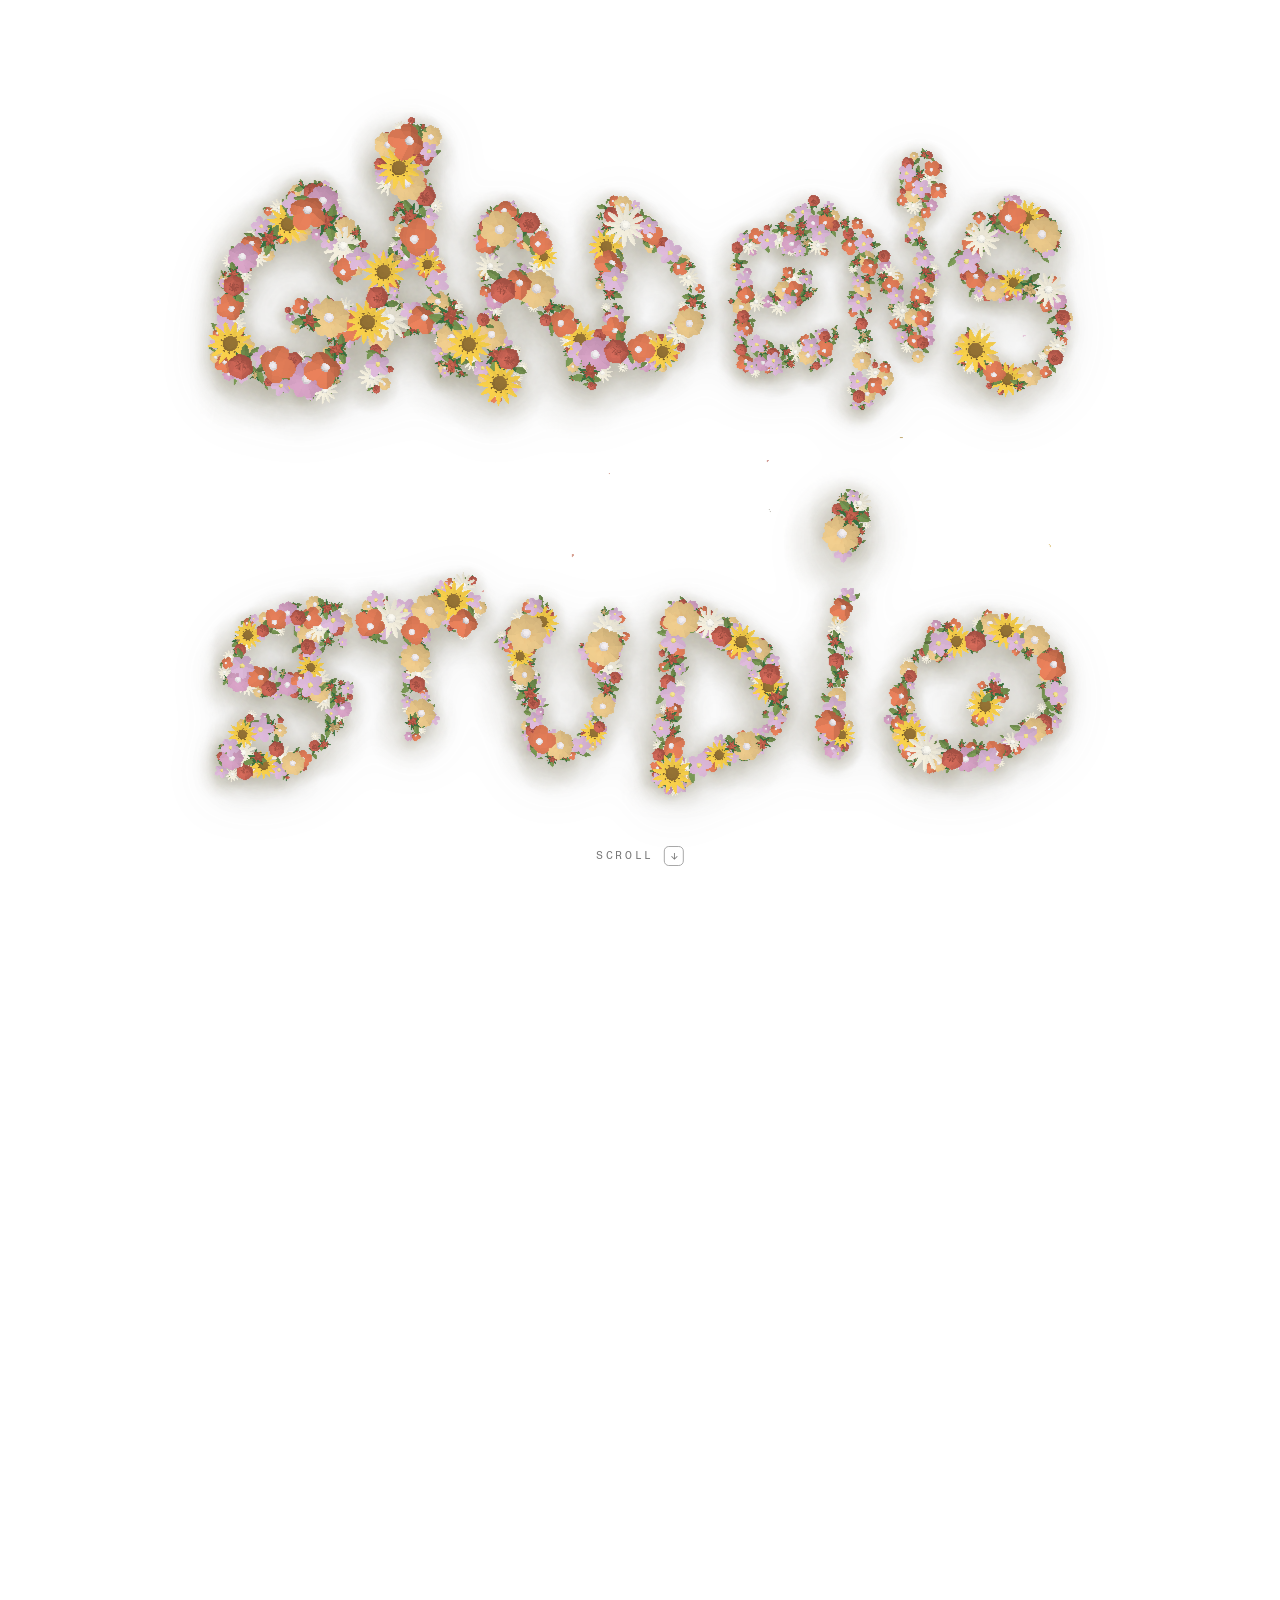
<file: index.html>
<!DOCTYPE html>
<html lang="en">
<head>
<meta charset="utf-8">
<meta name="viewport" content="width=device-width, initial-scale=1, viewport-fit=cover">
<title>Gardens Studio</title>
<meta name="description" content="Gardens Studio — an experimental photographic studio. One room, grown from a thousand flowers; scroll, and the wind carries the title away to reveal the studio.">
<meta name="theme-color" content="#ffffff">
<link rel="icon" href="data:,">
<meta name="robots" content="noindex, nofollow, noarchive, nosnippet, noimageindex">
<meta name="referrer" content="no-referrer">
<meta http-equiv="Content-Security-Policy" content="default-src 'self'; script-src 'self'; style-src 'self'; img-src 'self' data:; font-src 'self'; connect-src 'self'; object-src 'none'; base-uri 'none'; form-action 'self'">

<!-- ground theme: chosen ground applied before first paint (no flash). -->
<script src="variants.js?v=1570f0778b31"></script>
<script src="variant-boot.js?v=7922f580da13"></script>
<script src="ground-boot.js?v=be59626f2f72"></script>
<script src="font-boot.js?v=dbe125acaef2"></script>
<link rel="stylesheet" href="fonts/fonts.css?v=c31021261bff">
<link rel="stylesheet" href="scroll.css?v=7856f167f550">
<link rel="stylesheet" href="fonts/fonts-extra.css?v=e3f1c15d894f">
<link rel="stylesheet" href="typefaces.css?v=6fed1f13531f">
<!-- Home title: GARDENS over studio, stacked, in a squarer frame (same as the
     hash-routed home). garden.js reads this to grow the living title on load. -->
<script src="preview-config.js?v=33b5d408c5dd"></script>
<link rel="stylesheet" href="wind-line-studies.css?v=07d1ebabe8f4">
<link rel="stylesheet" href="wind-selection.css?v=1cc9630d885f">
<script src="wind-original.js?v=ba07977e4498"></script>
<script src="wind-selection.js?v=2f6ebeb41d63"></script>
<script src="wind-line-studies.js?v=8ec89446be01"></script>
<script src="wind-gust-studies.js?v=204cbb371d7e"></script>
</head>
<body data-desktop-wind="original">
<aside id="windLinePanel" class="wind-style-panel" aria-label="Wind selection">
  <div class="style-heading"><span>Gardens / wind</span></div>
  <nav aria-label="Choose wind style">
    <a href="?wind=original" data-wind="original">Original</a>
    <a href="?wind=journey" data-wind="journey">Journey</a>
    <a href="?wind=roll" data-wind="roll">Roll</a>
  </nav>
  <div class="style-actions"><button data-play disabled>Play wind</button><button data-reset>Reset</button></div>
</aside>
<a class="skip" href="#info-space">skip to the studio</a>

<!-- The living title — ONE instance, fixed at the centre of the hero. It blooms
     out of the ground on load, is carried off by the wind as you scroll down,
     and re-plants + blooms again when you scroll back to the top. -->
<div class="title-wrap" id="title">
  <div id="banner" role="img" aria-label="Gardens Studio — a living flower title.">
    <canvas id="shadows"></canvas>
    <canvas id="scene"></canvas>
  </div>
  <h1 class="sr-only">Gardens Studio</h1>
</div>

<!-- Wind gust overlay — flowing streamlines drawn while the title blows away. -->
<div class="wind" id="wind" aria-hidden="true">
  <svg class="wind-svg" id="windSvg" preserveAspectRatio="none"></svg>
</div>

<!-- HERO — a zero-height anchor holding the scroll cue. Scroll input is captured
     (the page doesn't scroll natively yet): it lifts the fixed title and stirs
     its flowers, then blows it away, revealing the studio doc below in place. -->
<section class="hero" id="top" aria-label="Gardens Studio">
  <span class="scroll-cue" id="cue" aria-hidden="true">
    <span class="scroll-cue-label">Scroll</span>
    <span class="scroll-cue-key">&darr;</span>
  </span>
</section>

<!-- THE STUDIO — a satspace.ltd-style scroll. A static header band sits at the
     very top (it scrolls away with the page): wordmark / contact / numbered nav.
     Below it, each section is a flex row — a sticky LEFT text column beside a
     RIGHT column of full-size, uncropped images that flow past it. Contact closes
     full-width. Built by scroll.js. Revealed after the blow-away (header first,
     then the body a beat later); you scroll straight into it as one page. -->
<main class="info-doc" id="infoDoc">
  <header class="info-header" id="infoHeader"></header>
  <div class="info-body" id="infoBody"></div>
</main>

<script type="module" src="garden.js?v=5b1c2cbabef3"></script>
<script src="scroll.js?v=6dc6038f887b"></script>
<script src="perf-probe.js?v=6bedaba2eae2"></script>
</html>
</file>
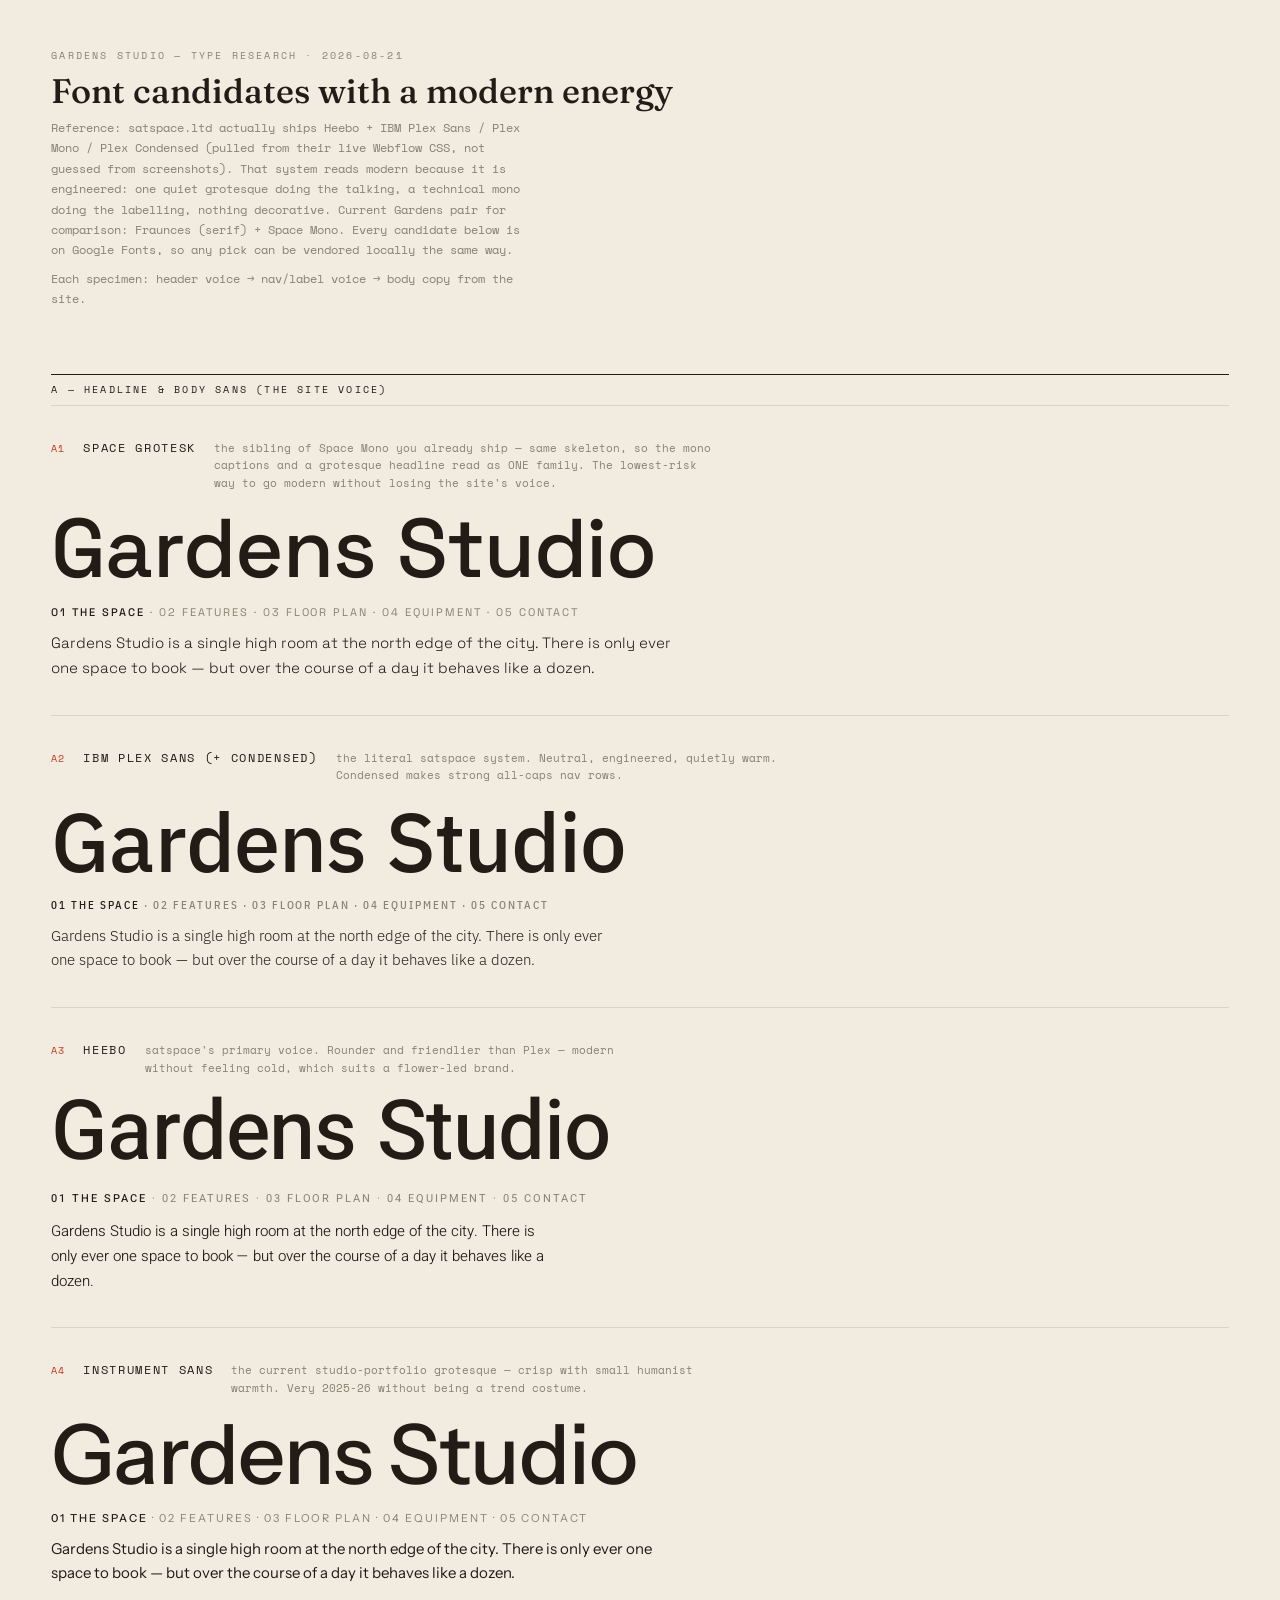
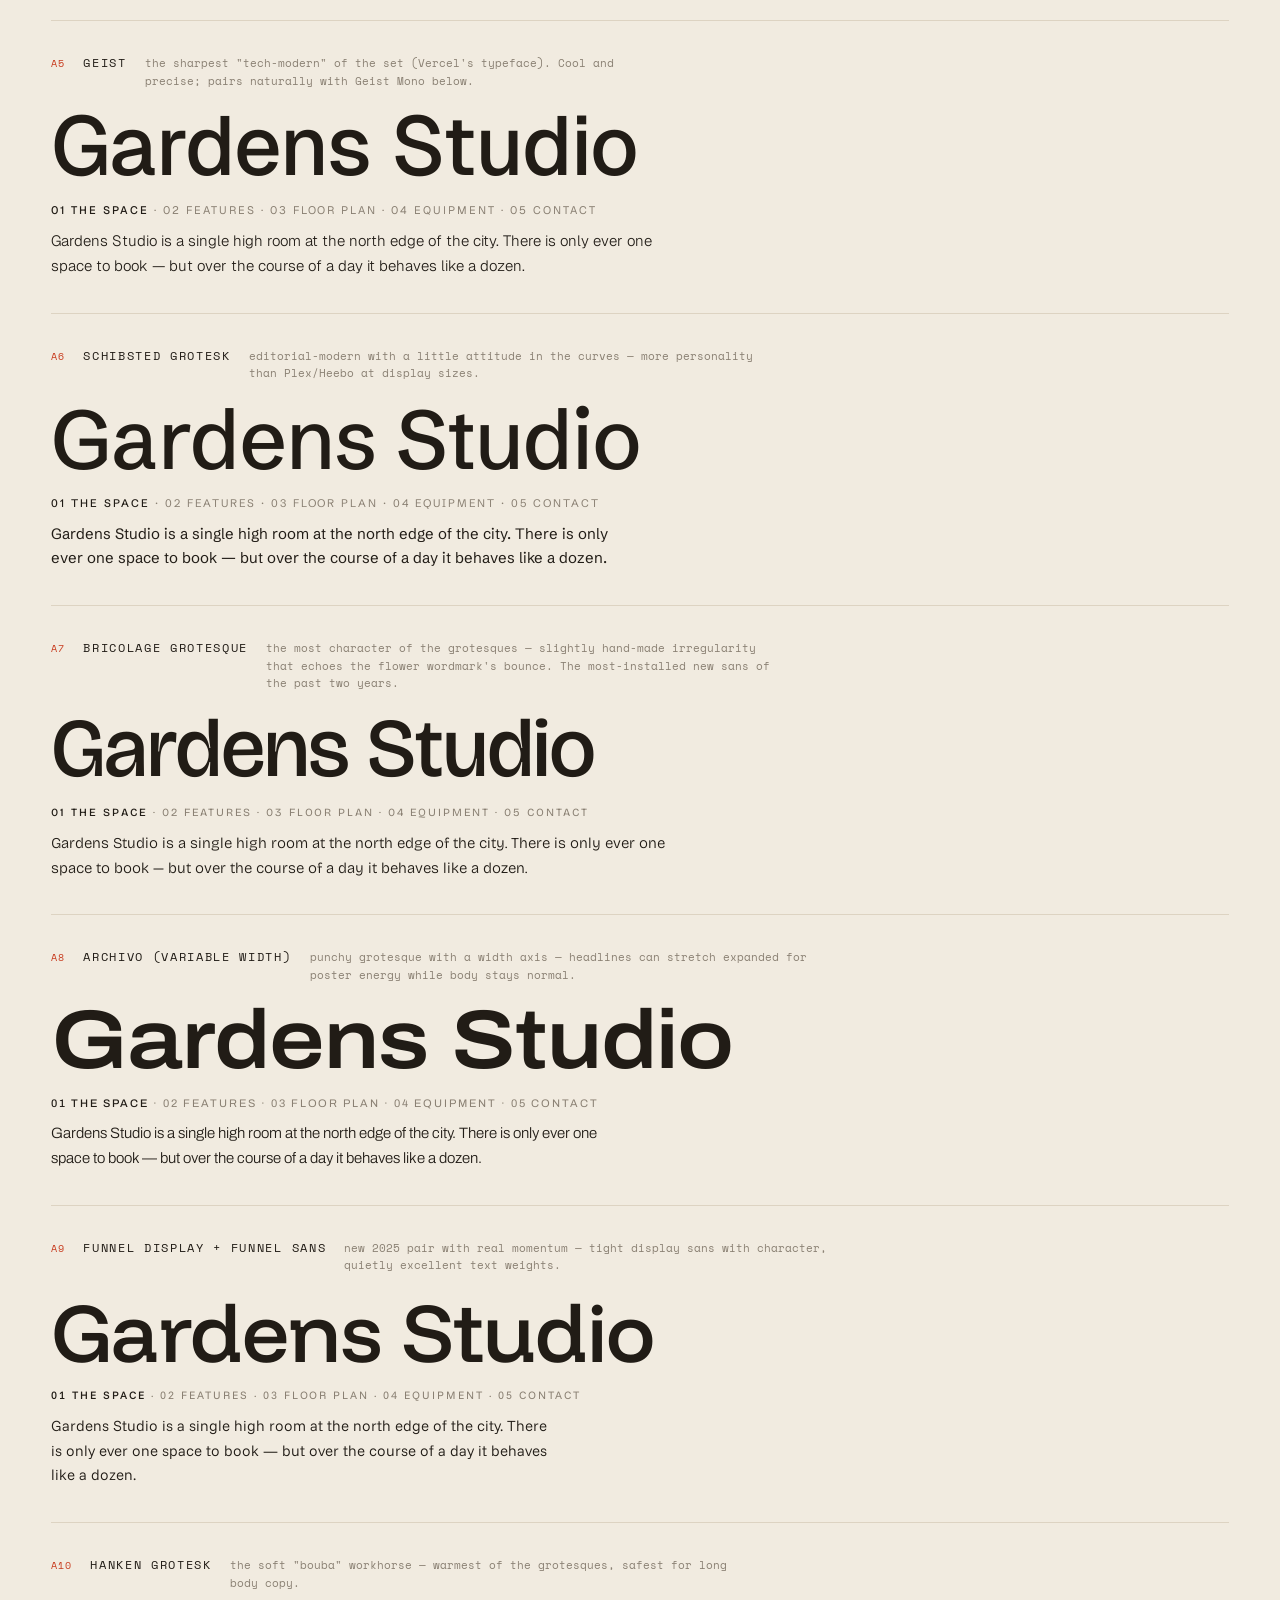
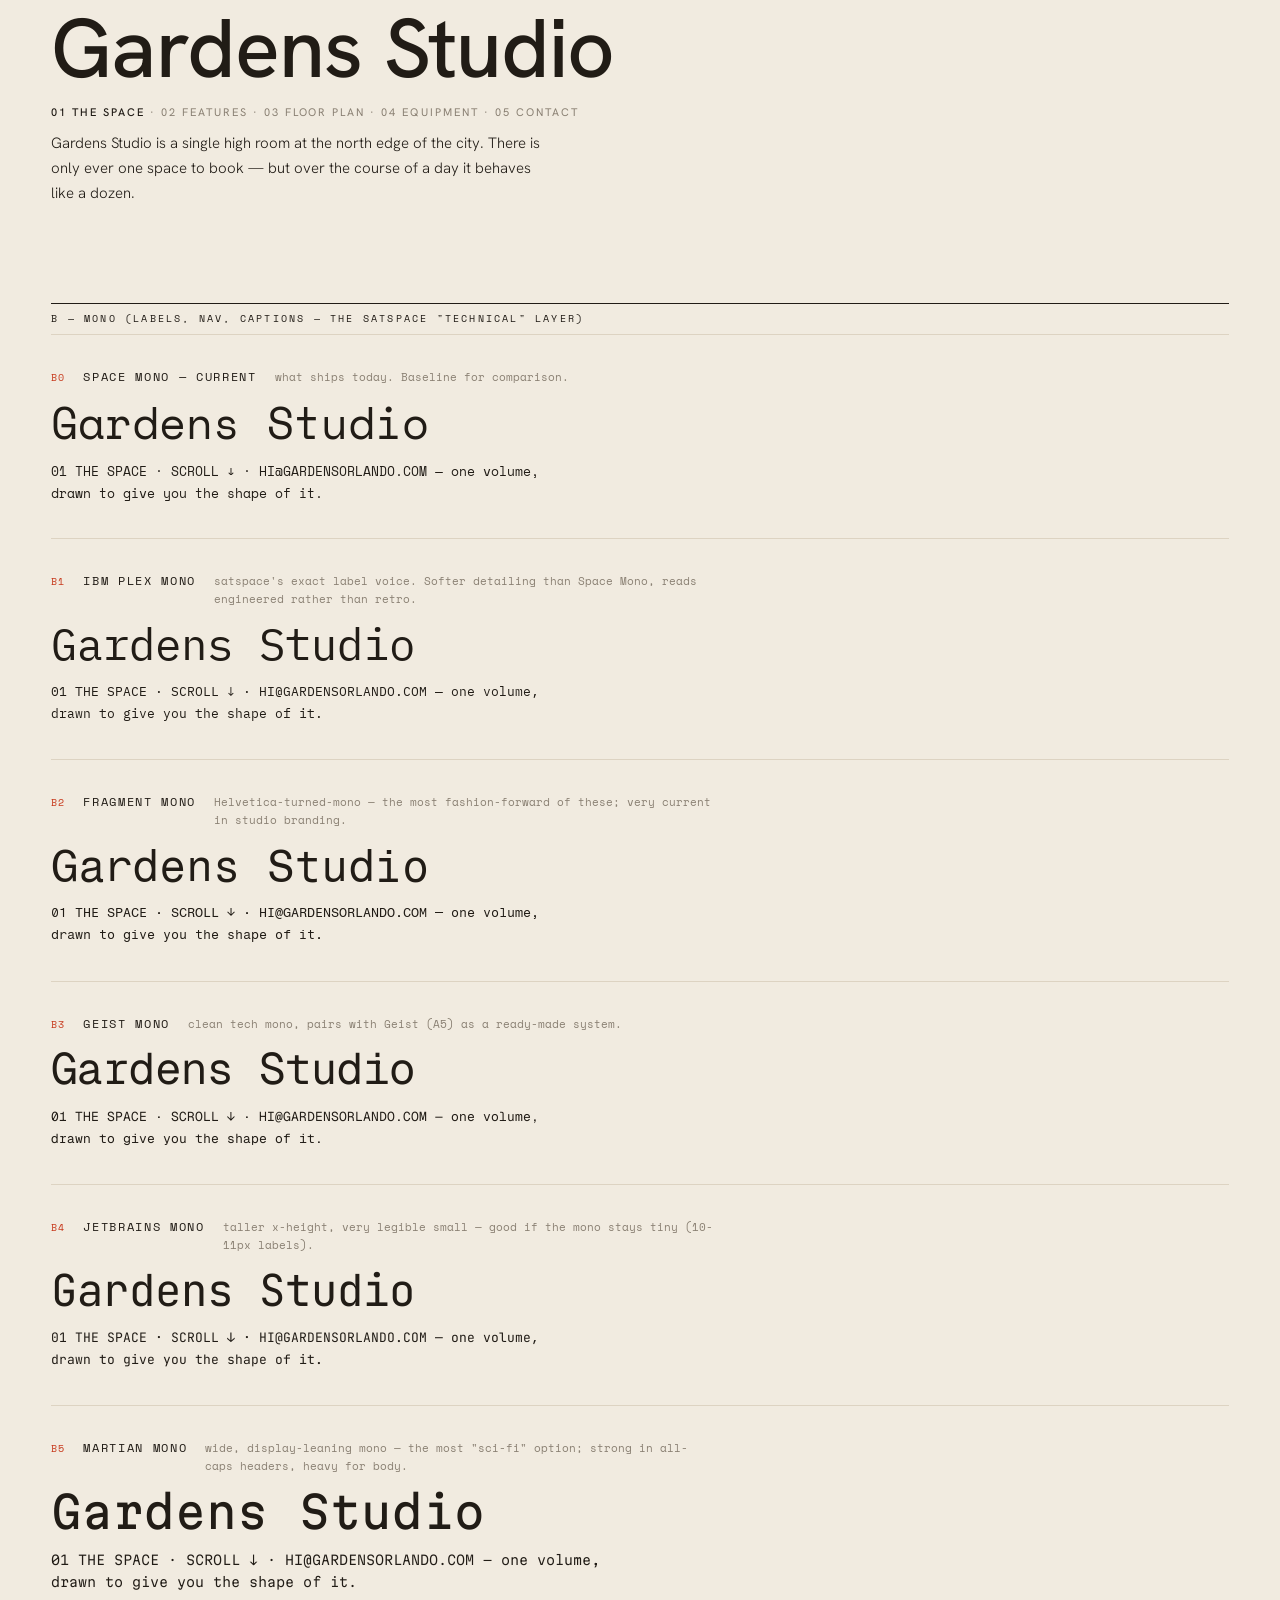
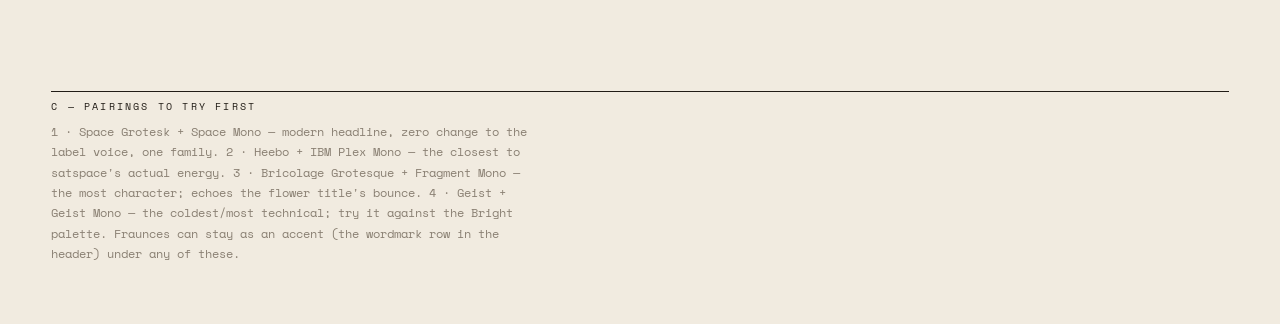
<file: fonts.html>
<!DOCTYPE html>
<html lang="en">
<head>
<meta charset="utf-8">
<meta name="viewport" content="width=device-width, initial-scale=1">
<title>Gardens Studio — font candidates</title>
<meta name="robots" content="noindex, nofollow">
<!-- RESEARCH PAGE ONLY: loads candidates from Google Fonts, so no strict CSP
     here (the site pages keep theirs; a chosen font would be vendored like
     Fraunces/Space Mono before shipping). -->
<link rel="preconnect" href="https://fonts.googleapis.com">
<link rel="preconnect" href="https://fonts.gstatic.com" crossorigin>
<link rel="stylesheet" href="https://fonts.googleapis.com/css2?family=Space+Grotesk:wght@300..700&family=IBM+Plex+Sans:wght@300;400;500;600&family=IBM+Plex+Sans+Condensed:wght@400;500&family=Heebo:wght@300..700&family=Instrument+Sans:ital,wght@0,400..700;1,400&family=Geist:wght@300..700&family=Schibsted+Grotesk:wght@400..900&family=Bricolage+Grotesque:opsz,wght@12..96,300..700&family=Archivo:wdth,wght@62..125,300..700&family=Hanken+Grotesk:wght@300..700&family=Funnel+Sans:wght@300..700&family=Funnel+Display:wght@300..700&family=IBM+Plex+Mono:wght@300;400;500&family=JetBrains+Mono:wght@300..600&family=Geist+Mono:wght@300..600&family=Martian+Mono:wght@300..600&family=Fragment+Mono&family=Space+Mono:wght@400;700&family=Fraunces:opsz,wght@9..144,300..600&display=swap">
<link rel="stylesheet" href="fonts/fonts.css">
<style>
  :root {
    --paper: #f1ebe0; --ink: #211c16; --muted: #8a8073; --faint: #b4aa98;
    --hair: #ddd3c2; --poppy: #c73a1d;
    --mono: "Space Mono", ui-monospace, monospace;
  }
  * { margin: 0; padding: 0; box-sizing: border-box; }
  body { background: var(--paper); color: var(--ink); padding: clamp(18px, 4vw, 64px); }
  .kicker { font: 400 10px/1 var(--mono); letter-spacing: .22em; text-transform: uppercase;
    color: var(--muted); margin: 0 0 10px; }
  h1 { font: 500 clamp(22px, 3vw, 34px)/1.2 "Fraunces", serif; margin-bottom: 6px; }
  .note { font: 400 12px/1.7 var(--mono); color: var(--muted); max-width: 68ch; margin-bottom: 8px; }
  .note a { color: inherit; }
  .group { margin-top: clamp(36px, 5vw, 64px); border-top: 1px solid var(--ink); padding-top: 10px; }
  .group > .kicker { color: var(--ink); }
  .cand { border-top: 1px solid var(--hair); padding: clamp(20px, 3vw, 34px) 0; }
  .meta { display: flex; flex-wrap: wrap; gap: 6px 18px; align-items: baseline; margin-bottom: 14px; }
  .idx { font: 400 10px/1 var(--mono); color: var(--poppy); letter-spacing: .1em; }
  .name { font: 400 12px/1 var(--mono); letter-spacing: .14em; text-transform: uppercase; }
  .why { font: 400 11px/1.6 var(--mono); color: var(--muted); max-width: 72ch; }
  .big { font-size: clamp(34px, 6.5vw, 84px); line-height: 1.02; letter-spacing: -0.01em;
    margin: 2px 0 14px; overflow-wrap: anywhere; }
  .navrow { font-size: 11px; letter-spacing: .18em; text-transform: uppercase;
    color: var(--muted); margin-bottom: 12px; }
  .navrow b { color: var(--ink); font-weight: 500; }
  .body { font-size: 15px; line-height: 1.65; max-width: 62ch; color: var(--ink); }
  .mono-s .big { font-size: clamp(22px, 3.6vw, 44px); letter-spacing: 0; }
  .mono-s .body { font-size: 13px; line-height: 1.7; }
</style>
</head>
<body>
<p class="kicker">Gardens Studio — type research · 2026-08-21</p>
<h1>Font candidates with a modern energy</h1>
<p class="note">Reference: satspace.ltd actually ships Heebo + IBM Plex Sans / Plex Mono /
Plex Condensed (pulled from their live Webflow CSS, not guessed from screenshots).
That system reads modern because it is engineered: one quiet grotesque doing the talking,
a technical mono doing the labelling, nothing decorative. Current Gardens pair for
comparison: Fraunces (serif) + Space Mono. Every candidate below is on Google Fonts, so
any pick can be vendored locally the same way.</p>
<p class="note">Each specimen: header voice → nav/label voice → body copy from the site.</p>

<div class="group">
<p class="kicker">A — headline &amp; body sans (the site voice)</p>

<div class="cand"><div class="meta"><span class="idx">A1</span><span class="name">Space Grotesk</span>
<span class="why">the sibling of Space Mono you already ship — same skeleton, so the mono captions and a grotesque headline read as ONE family. The lowest-risk way to go modern without losing the site's voice.</span></div>
<div class="big" style="font-family:'Space Grotesk';font-weight:500">Gardens Studio</div>
<div class="navrow" style="font-family:'Space Grotesk'"><b>01 The Space</b> · 02 Features · 03 Floor Plan · 04 Equipment · 05 Contact</div>
<p class="body" style="font-family:'Space Grotesk';font-weight:300">Gardens Studio is a single high room at the north edge of the city. There is only ever one space to book — but over the course of a day it behaves like a dozen.</p></div>

<div class="cand"><div class="meta"><span class="idx">A2</span><span class="name">IBM Plex Sans (+ Condensed)</span>
<span class="why">the literal satspace system. Neutral, engineered, quietly warm. Condensed makes strong all-caps nav rows.</span></div>
<div class="big" style="font-family:'IBM Plex Sans';font-weight:500">Gardens Studio</div>
<div class="navrow" style="font-family:'IBM Plex Sans Condensed';font-weight:500"><b>01 The Space</b> · 02 Features · 03 Floor Plan · 04 Equipment · 05 Contact</div>
<p class="body" style="font-family:'IBM Plex Sans';font-weight:300">Gardens Studio is a single high room at the north edge of the city. There is only ever one space to book — but over the course of a day it behaves like a dozen.</p></div>

<div class="cand"><div class="meta"><span class="idx">A3</span><span class="name">Heebo</span>
<span class="why">satspace's primary voice. Rounder and friendlier than Plex — modern without feeling cold, which suits a flower-led brand.</span></div>
<div class="big" style="font-family:'Heebo';font-weight:500">Gardens Studio</div>
<div class="navrow" style="font-family:'Heebo'"><b>01 The Space</b> · 02 Features · 03 Floor Plan · 04 Equipment · 05 Contact</div>
<p class="body" style="font-family:'Heebo';font-weight:300">Gardens Studio is a single high room at the north edge of the city. There is only ever one space to book — but over the course of a day it behaves like a dozen.</p></div>

<div class="cand"><div class="meta"><span class="idx">A4</span><span class="name">Instrument Sans</span>
<span class="why">the current studio-portfolio grotesque — crisp with small humanist warmth. Very 2025-26 without being a trend costume.</span></div>
<div class="big" style="font-family:'Instrument Sans';font-weight:500">Gardens Studio</div>
<div class="navrow" style="font-family:'Instrument Sans'"><b>01 The Space</b> · 02 Features · 03 Floor Plan · 04 Equipment · 05 Contact</div>
<p class="body" style="font-family:'Instrument Sans'">Gardens Studio is a single high room at the north edge of the city. There is only ever one space to book — but over the course of a day it behaves like a dozen.</p></div>

<div class="cand"><div class="meta"><span class="idx">A5</span><span class="name">Geist</span>
<span class="why">the sharpest "tech-modern" of the set (Vercel's typeface). Cool and precise; pairs naturally with Geist Mono below.</span></div>
<div class="big" style="font-family:'Geist';font-weight:500">Gardens Studio</div>
<div class="navrow" style="font-family:'Geist'"><b>01 The Space</b> · 02 Features · 03 Floor Plan · 04 Equipment · 05 Contact</div>
<p class="body" style="font-family:'Geist';font-weight:300">Gardens Studio is a single high room at the north edge of the city. There is only ever one space to book — but over the course of a day it behaves like a dozen.</p></div>

<div class="cand"><div class="meta"><span class="idx">A6</span><span class="name">Schibsted Grotesk</span>
<span class="why">editorial-modern with a little attitude in the curves — more personality than Plex/Heebo at display sizes.</span></div>
<div class="big" style="font-family:'Schibsted Grotesk';font-weight:500">Gardens Studio</div>
<div class="navrow" style="font-family:'Schibsted Grotesk'"><b>01 The Space</b> · 02 Features · 03 Floor Plan · 04 Equipment · 05 Contact</div>
<p class="body" style="font-family:'Schibsted Grotesk'">Gardens Studio is a single high room at the north edge of the city. There is only ever one space to book — but over the course of a day it behaves like a dozen.</p></div>

<div class="cand"><div class="meta"><span class="idx">A7</span><span class="name">Bricolage Grotesque</span>
<span class="why">the most character of the grotesques — slightly hand-made irregularity that echoes the flower wordmark's bounce. The most-installed new sans of the past two years.</span></div>
<div class="big" style="font-family:'Bricolage Grotesque';font-weight:500">Gardens Studio</div>
<div class="navrow" style="font-family:'Bricolage Grotesque'"><b>01 The Space</b> · 02 Features · 03 Floor Plan · 04 Equipment · 05 Contact</div>
<p class="body" style="font-family:'Bricolage Grotesque';font-weight:300">Gardens Studio is a single high room at the north edge of the city. There is only ever one space to book — but over the course of a day it behaves like a dozen.</p></div>

<div class="cand"><div class="meta"><span class="idx">A8</span><span class="name">Archivo (variable width)</span>
<span class="why">punchy grotesque with a width axis — headlines can stretch expanded for poster energy while body stays normal.</span></div>
<div class="big" style="font-family:'Archivo';font-weight:600;font-stretch:115%">Gardens Studio</div>
<div class="navrow" style="font-family:'Archivo'"><b>01 The Space</b> · 02 Features · 03 Floor Plan · 04 Equipment · 05 Contact</div>
<p class="body" style="font-family:'Archivo';font-weight:300">Gardens Studio is a single high room at the north edge of the city. There is only ever one space to book — but over the course of a day it behaves like a dozen.</p></div>

<div class="cand"><div class="meta"><span class="idx">A9</span><span class="name">Funnel Display + Funnel Sans</span>
<span class="why">new 2025 pair with real momentum — tight display sans with character, quietly excellent text weights.</span></div>
<div class="big" style="font-family:'Funnel Display';font-weight:500">Gardens Studio</div>
<div class="navrow" style="font-family:'Funnel Sans'"><b>01 The Space</b> · 02 Features · 03 Floor Plan · 04 Equipment · 05 Contact</div>
<p class="body" style="font-family:'Funnel Sans';font-weight:300">Gardens Studio is a single high room at the north edge of the city. There is only ever one space to book — but over the course of a day it behaves like a dozen.</p></div>

<div class="cand"><div class="meta"><span class="idx">A10</span><span class="name">Hanken Grotesk</span>
<span class="why">the soft "bouba" workhorse — warmest of the grotesques, safest for long body copy.</span></div>
<div class="big" style="font-family:'Hanken Grotesk';font-weight:500">Gardens Studio</div>
<div class="navrow" style="font-family:'Hanken Grotesk'"><b>01 The Space</b> · 02 Features · 03 Floor Plan · 04 Equipment · 05 Contact</div>
<p class="body" style="font-family:'Hanken Grotesk';font-weight:300">Gardens Studio is a single high room at the north edge of the city. There is only ever one space to book — but over the course of a day it behaves like a dozen.</p></div>
</div>

<div class="group">
<p class="kicker">B — mono (labels, nav, captions — the satspace "technical" layer)</p>

<div class="cand mono-s"><div class="meta"><span class="idx">B0</span><span class="name">Space Mono — current</span>
<span class="why">what ships today. Baseline for comparison.</span></div>
<div class="big" style="font-family:'Space Mono'">Gardens Studio</div>
<p class="body" style="font-family:'Space Mono'">01 THE SPACE · SCROLL ↓ · HI@GARDENSORLANDO.COM — one volume, drawn to give you the shape of it.</p></div>

<div class="cand mono-s"><div class="meta"><span class="idx">B1</span><span class="name">IBM Plex Mono</span>
<span class="why">satspace's exact label voice. Softer detailing than Space Mono, reads engineered rather than retro.</span></div>
<div class="big" style="font-family:'IBM Plex Mono'">Gardens Studio</div>
<p class="body" style="font-family:'IBM Plex Mono'">01 THE SPACE · SCROLL ↓ · HI@GARDENSORLANDO.COM — one volume, drawn to give you the shape of it.</p></div>

<div class="cand mono-s"><div class="meta"><span class="idx">B2</span><span class="name">Fragment Mono</span>
<span class="why">Helvetica-turned-mono — the most fashion-forward of these; very current in studio branding.</span></div>
<div class="big" style="font-family:'Fragment Mono'">Gardens Studio</div>
<p class="body" style="font-family:'Fragment Mono'">01 THE SPACE · SCROLL ↓ · HI@GARDENSORLANDO.COM — one volume, drawn to give you the shape of it.</p></div>

<div class="cand mono-s"><div class="meta"><span class="idx">B3</span><span class="name">Geist Mono</span>
<span class="why">clean tech mono, pairs with Geist (A5) as a ready-made system.</span></div>
<div class="big" style="font-family:'Geist Mono'">Gardens Studio</div>
<p class="body" style="font-family:'Geist Mono'">01 THE SPACE · SCROLL ↓ · HI@GARDENSORLANDO.COM — one volume, drawn to give you the shape of it.</p></div>

<div class="cand mono-s"><div class="meta"><span class="idx">B4</span><span class="name">JetBrains Mono</span>
<span class="why">taller x-height, very legible small — good if the mono stays tiny (10-11px labels).</span></div>
<div class="big" style="font-family:'JetBrains Mono'">Gardens Studio</div>
<p class="body" style="font-family:'JetBrains Mono'">01 THE SPACE · SCROLL ↓ · HI@GARDENSORLANDO.COM — one volume, drawn to give you the shape of it.</p></div>

<div class="cand mono-s"><div class="meta"><span class="idx">B5</span><span class="name">Martian Mono</span>
<span class="why">wide, display-leaning mono — the most "sci-fi" option; strong in all-caps headers, heavy for body.</span></div>
<div class="big" style="font-family:'Martian Mono';font-weight:400">Gardens Studio</div>
<p class="body" style="font-family:'Martian Mono';font-weight:300">01 THE SPACE · SCROLL ↓ · HI@GARDENSORLANDO.COM — one volume, drawn to give you the shape of it.</p></div>
</div>

<div class="group">
<p class="kicker">C — pairings to try first</p>
<p class="note">1 · Space Grotesk + Space Mono — modern headline, zero change to the label voice, one family.
2 · Heebo + IBM Plex Mono — the closest to satspace's actual energy.
3 · Bricolage Grotesque + Fragment Mono — the most character; echoes the flower title's bounce.
4 · Geist + Geist Mono — the coldest/most technical; try it against the Bright palette.
Fraunces can stay as an accent (the wordmark row in the header) under any of these.</p>
</div>
</body>
</html>
</file>
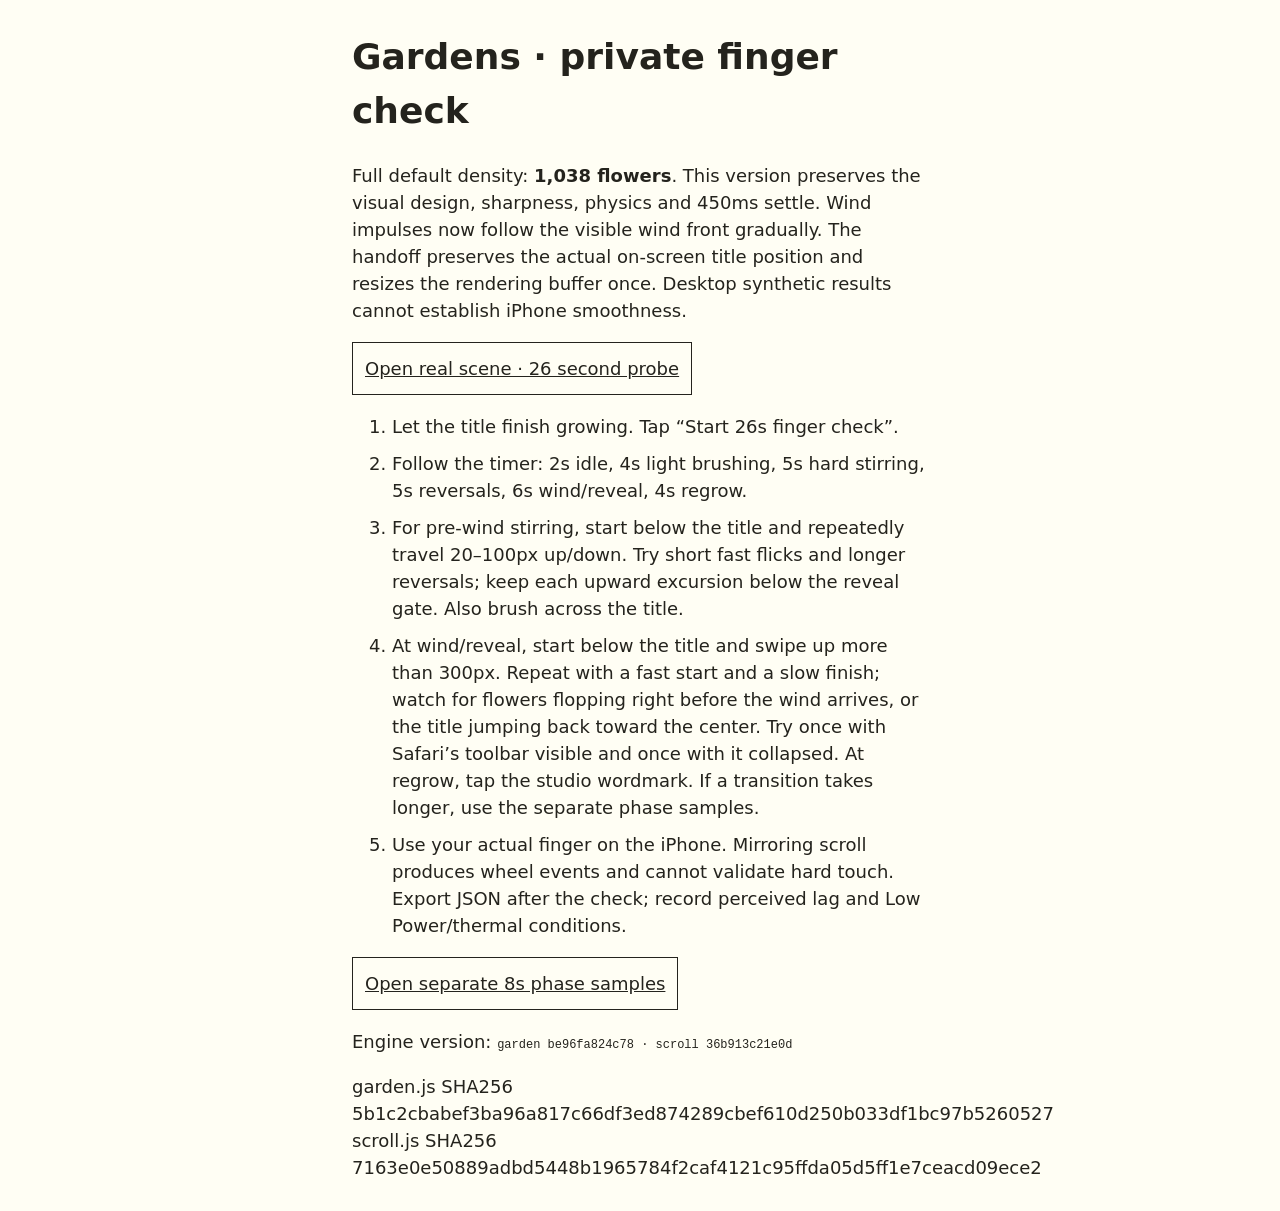
<file: perf-validation.html>
<!doctype html><html lang="en"><meta charset="utf-8"><meta name="viewport" content="width=device-width,initial-scale=1"><title>Private Gardens validation</title><style>body{max-width:36rem;margin:30px auto;padding:0 20px;background:#fffef4;color:#24231d;font:18px/1.5 system-ui}a,button{display:inline-block;padding:12px;border:1px solid;color:inherit}li{margin:10px 0}code{overflow-wrap:anywhere;font-size:12px}</style>
<h1>Gardens · private finger check</h1><p>Full default density: <strong>1,038 flowers</strong>. This version preserves the visual design, sharpness, physics and 450ms settle. Wind impulses now follow the visible wind front gradually. The handoff preserves the actual on-screen title position and resizes the rendering buffer once. Desktop synthetic results cannot establish iPhone smoothness.</p>
<p><a href="/?perf=1&quick=1&release=fix-36b913c21e0d">Open real scene · 26 second probe</a></p>
<ol><li>Let the title finish growing. Tap “Start 26s finger check”.</li><li>Follow the timer: 2s idle, 4s light brushing, 5s hard stirring, 5s reversals, 6s wind/reveal, 4s regrow.</li><li>For pre-wind stirring, start below the title and repeatedly travel 20–100px up/down. Try short fast flicks and longer reversals; keep each upward excursion below the reveal gate. Also brush across the title.</li><li>At wind/reveal, start below the title and swipe up more than 300px. Repeat with a fast start and a slow finish; watch for flowers flopping right before the wind arrives, or the title jumping back toward the center. Try once with Safari’s toolbar visible and once with it collapsed. At regrow, tap the studio wordmark. If a transition takes longer, use the separate phase samples.</li><li>Use your actual finger on the iPhone. Mirroring scroll produces wheel events and cannot validate hard touch. Export JSON after the check; record perceived lag and Low Power/thermal conditions.</li></ol>
<p><a href="/?perf=1&release=fix-36b913c21e0d">Open separate 8s phase samples</a></p><p>Engine version: <code>garden be96fa824c78 · scroll 36b913c21e0d</code></p><p id="version">Reading served source hashes…</p><script>Promise.all(['garden.js','scroll.js'].map(async n=>{const b=await(await fetch(n,{cache:'no-store'})).arrayBuffer();if(!crypto.subtle)return n+': see exported source bytes/version';const h=await crypto.subtle.digest('SHA-256',b);return n+' SHA256 '+Array.from(new Uint8Array(h),x=>x.toString(16).padStart(2,'0')).join('')})).then(a=>document.getElementById('version').textContent=a.join('\n'));</script></html>
</file>
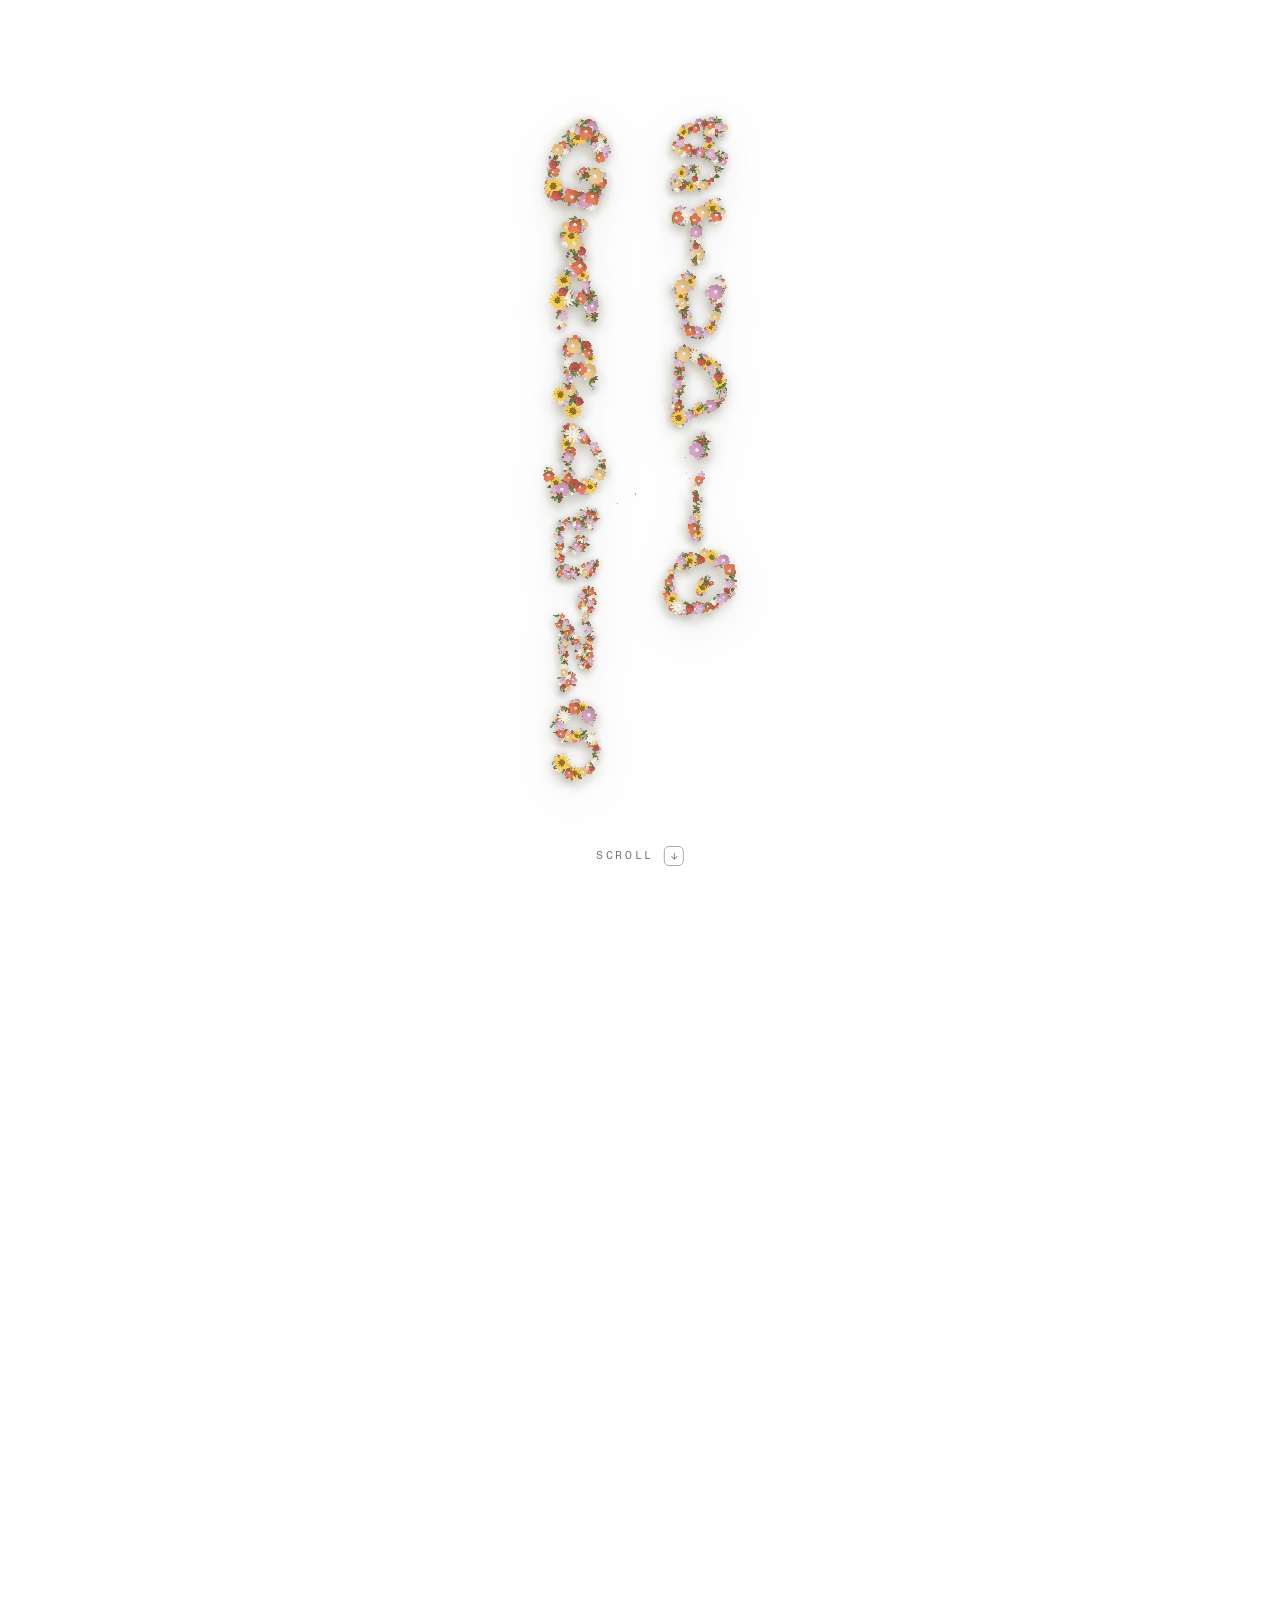
<file: vertical.html>
<!DOCTYPE html>
<html lang="en">
<head>
<meta charset="utf-8">
<meta name="viewport" content="width=device-width, initial-scale=1, viewport-fit=cover">
<title>Gardens Studio — vertical title</title>
<meta name="description" content="Gardens Studio — an experimental photographic studio. One room, grown from a thousand flowers; scroll, and the wind carries the title away to reveal the studio.">
<meta name="theme-color" content="#ffffff">
<link rel="icon" href="data:,">
<meta name="robots" content="noindex, nofollow, noarchive, nosnippet, noimageindex">
<meta name="referrer" content="no-referrer">
<meta http-equiv="Content-Security-Policy" content="default-src 'self'; script-src 'self'; style-src 'self'; img-src 'self' data:; font-src 'self'; connect-src 'self'; object-src 'none'; base-uri 'none'; form-action 'self'">

<!-- ground theme: chosen ground applied before first paint (no flash). -->
<script src="variants.js?v=2"></script>
<script src="variant-boot.js?v=3"></script>
<script src="ground-boot.js?v=8"></script>
<script src="font-boot.js?v=2"></script>
<link rel="stylesheet" href="fonts/fonts.css">
<link rel="stylesheet" href="scroll.css?v=7856f167f550">
<link rel="stylesheet" href="fonts/fonts-extra.css">
<link rel="stylesheet" href="typefaces.css">
<link rel="stylesheet" href="variant-vertical.css">
<!-- Home title: GARDENS over studio, stacked, in a squarer frame (same as the
     hash-routed home). garden.js reads this to grow the living title on load. -->
<script src="preview-config.js?v=2?v=7"></script>
<script src="config-vertical.js"></script>
</head>
<body>
<a class="skip" href="#info-space">skip to the studio</a>

<!-- The living title — ONE instance, fixed at the centre of the hero. It blooms
     out of the ground on load, is carried off by the wind as you scroll down,
     and re-plants + blooms again when you scroll back to the top. -->
<div class="title-wrap" id="title">
  <div id="banner" role="img" aria-label="Gardens Studio — a living flower title.">
    <canvas id="shadows"></canvas>
    <canvas id="scene"></canvas>
  </div>
  <h1 class="sr-only">Gardens Studio</h1>
</div>

<!-- Wind gust overlay — flowing streamlines drawn while the title blows away. -->
<div class="wind" id="wind" aria-hidden="true">
  <svg class="wind-svg" id="windSvg" preserveAspectRatio="none"></svg>
</div>

<!-- HERO — a zero-height anchor holding the scroll cue. Scroll input is captured
     (the page doesn't scroll natively yet): it lifts the fixed title and stirs
     its flowers, then blows it away, revealing the studio doc below in place. -->
<section class="hero" id="top" aria-label="Gardens Studio">
  <span class="scroll-cue" id="cue" aria-hidden="true">
    <span class="scroll-cue-label">Scroll</span>
    <span class="scroll-cue-key">&darr;</span>
  </span>
</section>

<!-- THE STUDIO — a satspace.ltd-style scroll. A static header band sits at the
     very top (it scrolls away with the page): wordmark / contact / numbered nav.
     Below it, each section is a flex row — a sticky LEFT text column beside a
     RIGHT column of full-size, uncropped images that flow past it. Contact closes
     full-width. Built by scroll.js. Revealed after the blow-away (header first,
     then the body a beat later); you scroll straight into it as one page. -->
<main class="info-doc" id="infoDoc">
  <header class="info-header" id="infoHeader"></header>
  <div class="info-body" id="infoBody"></div>
</main>

<script type="module" src="garden.js?v=5b1c2cbabef3"></script>
<script src="scroll.js?v=6dc6038f887b"></script>
</body>
</html>
</file>
<file: fonts/fonts.css>
@font-face {
  font-family: "Fraunces";
  font-style: italic;
  font-weight: 400;
  font-display: swap;
  src: url("fraunces-italic-400.ttf") format("truetype");
}

@font-face {
  font-family: "Fraunces";
  font-style: normal;
  font-weight: 300;
  font-display: swap;
  src: url("fraunces-300.ttf") format("truetype");
}

@font-face {
  font-family: "Fraunces";
  font-style: normal;
  font-weight: 400;
  font-display: swap;
  src: url("fraunces-400.ttf") format("truetype");
}

@font-face {
  font-family: "Fraunces";
  font-style: normal;
  font-weight: 500;
  font-display: swap;
  src: url("fraunces-500.ttf") format("truetype");
}

@font-face {
  font-family: "Space Mono";
  font-style: normal;
  font-weight: 400;
  font-display: swap;
  src: url("space-mono-400.ttf") format("truetype");
}

@font-face {
  font-family: "Space Mono";
  font-style: normal;
  font-weight: 700;
  font-display: swap;
  src: url("space-mono-700.ttf") format("truetype");
}
</file>
<file: scroll.css>
/* Gardens Studio — the scroll.
   A single, natively-scrolling page. It opens on the living flower title held at
   the centre of the first viewport; scroll a little and the wind carries the
   title off to the right, revealing the studio's long editorial document, which
   you keep scrolling straight into as one continuous page. Scroll back to the
   top and the title re-plants and blooms again. Same warm paper ground, same
   Fraunces + Space Mono voice as the rest of the site — a new scroll model. */

/* Photos travel in from off-screen (mobile entrances) — clip horizontal
   overflow at the root so they never create sideways page scroll.
   overflow-x: clip (not hidden) on purpose: clip does NOT create a scroll
   container, so position: sticky (left columns, cyc stage) keeps working. */
html, body { overflow-x: clip; }

/* WHITE GROUND VARIANT — the page is the same white the Blender render sits on
   (#ffffff), so the warm-tan neutral ramp is re-cut as clean greys. Each grey
   was chosen to hold the SAME contrast ratio against the new ground that its
   tan held against #f1ebe0, so the hierarchy of the document is unchanged and
   only the temperature moves; --muted is the one exception (see below). The
   poppy accent is untouched — it is the only colour on the page that is not
   the flowers. */
:root {
  /* ANIMAL CROSSING GROUND — the island's sunny grass, lightened to page
     weight. The neutral ramp is re-cut green-biased to sit on it. */
  --paper:   #dcedb2;      /* light AC grass */
  --paper-2: #cfe2a2;
  --ink:     #202614;      /* deep leaf-green ink */
  --muted:   #5c6a42;      /* 4.6:1 on the grass ground */
  --faint:   #94a374;
  --hair:    #c2d494;
  --hair-2:  #cfe0a4;
  --poppy:   #cf4325;      /* unchanged — the audited accent */

  --serif: "Fraunces", Georgia, "Times New Roman", serif;
  --mono:  "Space Mono", ui-monospace, Menlo, monospace;
  --gutter: clamp(18px, 4vw, 52px);
  --ease:  cubic-bezier(.22, .61, .36, 1);
  --stick: clamp(172px, 22vh, 216px);      /* sticky-left offset — clears the STICKY header band */
  /* SPACING SCALE (2026-09-14) — every vertical gap between text blocks and
     photos derives from these three, so the page has one rhythm:
       --gap-head     heading -> its body (copy, list, grid, form)
       --gap-photo    text <-> photo, photo <-> photo
       --gap-section  between sections / before a new heading            */
  --gap-head:    clamp(18px, 2.2vw, 30px);
  --gap-photo:   clamp(56px, 6vw, 100px);
  --gap-section: clamp(64px, 11vh, 132px);
  /* MENU ACCENT (settled 2026-09-14: soft sage, chosen over five greens and
     the original poppy): the header menu's hover / active colour — the inset
     top bar and the light wash behind the cell. */
  --accent:      #7d9a72;
  --accent-wash: color-mix(in srgb, var(--accent) 9%, transparent);
}

* { box-sizing: border-box; }
html { scroll-behavior: auto; }            /* JS drives smooth scrolls itself */
html, body {
  margin: 0; padding: 0;
  background: var(--paper);
  color: var(--ink);
  font-family: var(--mono);
  -webkit-font-smoothing: antialiased;
  text-rendering: optimizeLegibility;
}
body { min-height: 100vh; }                /* THIS version scrolls the document natively */
a { color: inherit; }
::selection { background: var(--poppy); color: #fff; }

.sr-only {
  position: absolute; width: 1px; height: 1px;
  margin: -1px; padding: 0; border: 0; clip: rect(0 0 0 0); overflow: hidden;
}
.skip {
  position: absolute; left: -9999px; top: 0; z-index: 90;
  background: var(--ink); color: var(--paper); padding: 10px 16px;
  font: 400 12px/1 var(--mono);
}
.skip:focus { left: 12px; top: 12px; }

/* ================================================================== */
/* THE HEADER BAND — static, at the very top of the studio document.    */
/* It is NOT a fixed overlay: it scrolls away with the page. Three       */
/* 1px-ink boxes in a row — wordmark / contact / numbered nav grid —     */
/* with adjacent borders collapsed into single hairlines. Faded in       */
/* FIRST on reveal (the body follows a beat later); nothing overlays the  */
/* content, so section sticky-tops are the only clearance that matters.   */
/* ================================================================== */
/* The header FOLLOWS the scroll: a sticky paper band pinned to the top of the
   viewport; the studio document slides beneath it. */
.info-header {
  position: sticky; top: 0; z-index: 25;
  background: var(--paper);
  display: flex; align-items: stretch;
  padding: clamp(14px, 2.5vh, 26px) clamp(18px, 5vw, 84px) clamp(12px, 2vh, 18px);
  opacity: 0; pointer-events: none;
  transition: opacity .45s var(--ease);
}
body.revealed .info-header { opacity: 1; pointer-events: auto; }

.hbox {
  display: flex; border: 1px solid var(--ink);
  min-height: clamp(96px, 12vh, 122px);
}
.hbox + .hbox { margin-left: -1px; }         /* collapse adjacent borders to one line */

/* 1 — Wordmark box: "Gardens Studio", centred; the whole word carries you home. */
.hbox-mark { flex: 1 1 0; align-items: center; justify-content: center; gap: 14px; }
.hmark-word {
  font-family: var(--serif); font-weight: 400; font-size: clamp(16px, 1.7vw, 23px);
  letter-spacing: 0.005em; color: var(--ink); text-decoration: none;
  transition: color .3s var(--ease);
}
.hmark-word:hover, .hmark-word:focus-visible { color: var(--poppy); outline: none; }
.hmenu { display: none; }                    /* mobile-only Menu toggle */

/* 2 — Contact box: three label→value rows (Space Mono small caps). */
.hbox-contact { flex: 1.5 1 0; flex-direction: column; justify-content: center; min-width: 0; }
.hrow {
  display: flex; align-items: baseline; justify-content: space-between; gap: 16px;
  padding: clamp(6px, 1vh, 10px) clamp(14px, 1.6vw, 22px);
}
.hrow + .hrow { border-top: 1px solid var(--hair); }
.hlabel {
  flex: 0 0 auto; font: 400 9.5px/1.4 var(--mono); letter-spacing: 0.2em;
  text-transform: uppercase; color: var(--muted);
}
.hval {
  font: 400 10.5px/1.45 var(--mono); letter-spacing: 0.01em; color: var(--ink);
  text-align: right; text-decoration: none; min-width: 0;
}
a.hval { border-bottom: 1px solid transparent; padding-bottom: 1px;
  transition: color .25s var(--ease), border-color .25s var(--ease); }
a.hval:hover, a.hval:focus-visible { color: var(--poppy); border-bottom-color: var(--poppy); outline: none; }

/* 3 — Nav grid box (~half the width): The Space spans the top row, the other
   three sections share the row below, with 1px internal dividers. Active cell
   wears a poppy top border + ink text. */
.hbox-nav {
  flex: 2.5 1 0; display: grid; grid-template-columns: 1fr 1fr 1fr; grid-auto-rows: 1fr;
}
.hnav-cell {
  display: flex; align-items: center; gap: 10px;
  padding: 7px clamp(12px, 1.5vw, 22px); text-decoration: none;
  font: 400 10.5px/1.2 var(--mono); letter-spacing: 0.12em; text-transform: uppercase;
  color: var(--muted); position: relative;
  transition: color .2s var(--ease), background .2s var(--ease), box-shadow .2s var(--ease);
}
.hnav-cell .n { font-size: 9.5px; letter-spacing: 0.04em; color: var(--faint);
  transition: color .2s var(--ease); }
.hnav-full { grid-column: 1 / -1; }
.hnav-cell:not(.hnav-full) { border-top: 1px solid var(--hair); }         /* rule under 01, and between rows */
.hnav-cell:nth-child(3), .hnav-cell:nth-child(4) { border-left: 1px solid var(--hair); }  /* column dividers */
.hnav-cell:hover, .hnav-cell:focus-visible {
  color: var(--ink); background: var(--accent-wash);
  box-shadow: inset 0 3px 0 var(--accent); outline: none;
}
.hnav-cell:hover .n, .hnav-cell:focus-visible .n { color: var(--poppy); }
.hnav-cell.active { color: var(--ink); box-shadow: inset 0 3px 0 var(--accent); }
.hnav-cell.active .n { color: var(--accent); }

/* ------------------------------------------------------------------ */
/* The living flower title — fixed & centred over the hero              */
/* ------------------------------------------------------------------ */
.title-wrap {
  position: fixed; left: 50%; top: 50%; transform: translate(-50%, -50%);
  z-index: 30; pointer-events: none;
  transition: opacity .45s var(--ease);
}
/* After the blow-away (or the reduced-motion fade) the title is put away; kept
   in layout (not display:none) so the WebGL canvas keeps a valid size. */
.title-wrap.gone   { opacity: 0; visibility: hidden; pointer-events: none; }
.title-wrap.fading { opacity: 0; }              /* reduced-motion quick fade-out */

#banner {
  position: relative;
  /* The height budget caps the WIDTH (not the height): with aspect-ratio in
     force the banner keeps its designed 1.22 frame at any window size. A
     bare max-height used to flatten the box on large/short windows while
     the camera kept framing a fixed world WIDTH — slicing the top and
     bottom flower rows off. max-height stays only as belt-and-braces. */
  width: min(1150px, 88vw, calc(82vh * 1.22)); aspect-ratio: 1.22 / 1; max-height: 82vh;
  pointer-events: auto; cursor: crosshair;
  filter: drop-shadow(0 10px 24px rgba(58, 57, 54, 0.12));   /* neutral grey; fitted with the blob opacity so the shadowed area matches the render's luminance curve */
}
#scene, #shadows { position: absolute; inset: 0; width: 100%; height: 100%; display: block; touch-action: none; }
#shadows {
  pointer-events: none;
  /* The shadow blobs are drawn on a canvas exactly the banner's size; a shadow
     that runs past the canvas edge hard-clips into a straight seam. Fade the
     canvas out over its last few px on ALL FOUR sides so they dissolve instead.
     The sides matter since the wide framing put the letters ~5% from the edge:
     the G's shadow (offset left by GRADE.shadow.dx) was cut into a vertical
     line. The two gradients are intersected, so a corner fades on both axes. */
  -webkit-mask-image:
    linear-gradient(to bottom, transparent 0, #000 34px, #000 calc(100% - 34px), transparent 100%),
    linear-gradient(to right,  transparent 0, #000 26px, #000 calc(100% - 26px), transparent 100%);
  -webkit-mask-composite: source-in;
  mask-image:
    linear-gradient(to bottom, transparent 0, #000 34px, #000 calc(100% - 34px), transparent 100%),
    linear-gradient(to right,  transparent 0, #000 26px, #000 calc(100% - 26px), transparent 100%);
  mask-composite: intersect;
}

/* During the blow-away the canvas expands to fill the whole window (the camera
   is reframed in JS so the title stays the exact same size/place), so the
   flowers can fly clear to the window's right edge instead of being clipped. */
.title-wrap.blowing { left: 0; top: 0; transform: none; width: 100vw; height: 100vh; }
.title-wrap.blowing #banner { width: 100%; height: 100%; aspect-ratio: auto; max-height: none; }

/* Scroll cue — a quiet nudge on the hero. It HOLDS through the whole scrub and
   the blow, then fades out once the flowers are away (enterDoc adds .gone). */
.scroll-cue {
  position: fixed; left: 50%; bottom: clamp(20px, 4vw, 34px);
  transform: translateX(-50%); z-index: 35;
  display: flex; align-items: center; gap: 10px;
  font: 400 10.5px/1 var(--mono); letter-spacing: 0.26em; text-transform: uppercase;
  color: var(--muted); pointer-events: none;
  transition: opacity .9s var(--ease);
}
.scroll-cue.gone { opacity: 0; }
.scroll-cue-key {
  display: inline-grid; place-items: center; width: 20px; height: 20px;
  border: 1px solid var(--faint); border-radius: 5px; font-size: 11px; letter-spacing: 0;
  animation: nudge 2.6s var(--ease) infinite;
}
@keyframes nudge { 0%,100%{transform:translateY(0)} 45%{transform:translateY(-4px)} 72%{transform:translateY(2px)} }

/* ------------------------------------------------------------------ */
/* The hero — a zero-height anchor; the held title is fixed & centred   */
/* over it, and the studio document sits at the very top of the page    */
/* (hidden) so it can fade in IN PLACE once the title blows away —       */
/* it never scrolls up from below the fold.                             */
/* ------------------------------------------------------------------ */
.hero {
  position: relative;
  min-height: 0;
  background: transparent;
}

/* The wind gust overlay — flowing streamlines drawn while the title blows off. */
.wind {
  position: fixed; inset: 0; z-index: 40; pointer-events: none;
  opacity: 0; transition: opacity .35s var(--ease);
}
.wind.on { opacity: 1; }
.wind-svg { position: absolute; inset: 0; width: 100%; height: 100%; overflow: visible; }

/* ================================================================== */
/* THE STUDIO DOCUMENT — a satspace.ltd-style flowing scroll            */
/* ================================================================== */
/* The studio sits at the very top of the document, hidden under the flower
   title. When the title blows away it fades in RIGHT WHERE IT IS (opacity only —
   no transform). Reveal is STAGGERED: the header lights first, then the body a
   beat later (transition-delay applies to the fade-IN only, so a regrow fades
   both out together). Nothing slides up from the bottom. */
.info-doc { position: relative; background: var(--paper); }

.info-body {
  max-width: 1680px; margin: 0 auto;
  padding: clamp(46px, 8vh, 96px) clamp(18px, 5vw, 84px) clamp(80px, 12vh, 150px);
  opacity: 0; pointer-events: none;
  transition: opacity .6s var(--ease);
}
body.revealed .info-body { opacity: 1; pointer-events: auto; transition-delay: 0.4s; }
@media (prefers-reduced-motion: reduce) {
  .info-header { transition: opacity .25s linear; }
  .info-body { transition: opacity .25s linear; }
  body.revealed .info-body { transition-delay: 0.16s; }
}

/* ---- A section: a flex row of a sticky LEFT text column + a RIGHT column of
   full-size images that flow past the pinned text. The differential between the
   pinned left and the flowing right IS the staggered movement — pure sticky, no
   JS parallax. Section height comes from the right column's image stack. ---- */
.main {
  display: flex; align-items: stretch;              /* left stretches so its inner can pin */
  gap: clamp(30px, 5vw, 90px);
}
.main + .main { margin-top: var(--gap-section); }

.main-left { flex: 1 1 50%; min-width: 0; }
.main-left-inner { position: sticky; top: var(--stick); }

.sec-head { display: flex; align-items: baseline; gap: 16px; margin: 0 0 var(--gap-head); }
.sec-idx { flex: 0 0 auto; font: 400 11px/1 var(--mono); letter-spacing: 0.2em; color: var(--poppy); }
.sec-title {
  font-family: var(--serif); font-weight: 300;
  font-size: clamp(28px, 3.6vw, 46px); line-height: 1.04; letter-spacing: -0.02em;
  margin: 0; text-wrap: balance;
}
.sec-head-sub { margin-top: clamp(30px, 4vw, 54px); }

.sec-copy { max-width: 46ch; }
.sec-copy p { font: 400 15px/1.85 var(--mono); color: var(--ink); margin: 0 0 1.15em; }
.sec-copy p:last-child { margin-bottom: 0; }

/* RIGHT column — a plain flex column of FULL-SIZE, uncropped images at their
   natural aspect ratio. No object-fit, no fixed-height frames, no cross-fade. */
.main-right { flex: 1 1 50%; min-width: 0; display: flex; flex-direction: column; gap: var(--gap-photo); }
.main-right img {
  display: block; width: 100%; max-width: 100%; height: auto;
  background: var(--paper-2);
  box-shadow: 0 22px 50px -34px rgba(38, 37, 34, 0.44);
}

/* Floor plan rides the right column — drawn on paper, legend beneath. */
.main-right-plan { gap: clamp(16px, 2vw, 24px); }

.mob-photos { display: none; }

/* The merged left column pins as ONE satspace-style stack (Space copy,
   Amenities, floor plan) — everything compacted so the whole column fits a
   typical viewport and then simply holds still while the photos flow. */
.plan-block { margin-top: 0; max-width: 500px; }
.plan-block .floorplan { margin-bottom: 0; }
@media (min-width: 721px) {
  /* SATSPACE SIDE-TEXT MODEL (2026-09-14, desktop only — the phone layout is
     untouched). Transcribed from satspace.ltd's shipped Webflow CSS, all of
     it, not just the sticky rule:
       .sticky-container  { position: sticky; top: 200px }  — ONE block per
         section: heading + description + "FEATURES:" label + plain line
         list, pinned while the right-column images flow, DETACHING when the
         section ends (no card train, no hand-over).
       .heading           { margin-bottom: 68px }
       .studio-description{ margin-bottom: 43px; narrow column }
       .features          { small bold label; margin-bottom: 20px }
       features list      = plain lines: no bullets, no rules, no columns
       .image-container   { flex column; gap: 30px }
       sections           { display: flex; margin-top: 40px }
       equipment          = sticky heading on the left, lists on the right.
     The base `.main-left-inner { position: sticky; top: var(--stick) }` is
     the sticky-container; the old card-train overrides are gone. */
  /* MOTION ONLY (owner's brief, 2026-09-14): what is adopted from satspace
     is how the text chunks MOVE — each section's text pins as one block,
     the next section's block rises toward it (sections sit close, 40px, so
     they nearly meet), then the pinned block DETACHES as its section ends
     and the next one pins — plus their title -> body spacing. Layout,
     fonts, list styling and image spacing stay the site's own. */
  #info-space .lseg .lblock { position: static; }
  .main + .main { margin-top: 40px; }                 /* chunks come close before the hand-off */
  .sec-head { margin: 0 0 68px; }                     /* title -> body text */
  #info-space .sec-copy { max-width: 46ch; }
  #info-space .sec-copy p { line-height: 1.65; }
  /* The Amenities heading and list keep the site's OWN typography and list
     styling (the owner's rule: never change the font). Only satspace's
     block anatomy and spacing are adopted. */
  #info-amenities .sec-head-sub { margin: 0 0 var(--gap-head); }
  #info-amenities .sec-list {
    display: grid; grid-template-columns: 1fr 1fr;
    column-gap: clamp(18px, 2vw, 30px); max-width: 46ch;
  }
  #info-amenities .sec-list li { padding-top: 6px; padding-bottom: 6px; }
}

/* A quiet flag on content that is not final: placeholder copy / drawings. */
.ph-note {
  margin: 14px 0 0; font: 400 10px/1.6 var(--mono);
  letter-spacing: 0.14em; text-transform: uppercase; color: var(--faint);
}
.plan-figure .ph-note { margin-top: 10px; }

/* ---- Mobile-only content blocks (see scroll.js mobileCycHero/mobilePiano).
   Hidden on desktop; the spacing rule keeps the section rhythm intact even
   though the (hidden) piano div sits between two .main sections. ---- */
.mobile-hero-cyc, .mobile-piano { display: none; }
.plan-figure { margin: 0; }
.plan-figure .floorplan { width: 100%; height: auto; max-width: 100%; margin: 0 0 clamp(16px, 2vw, 22px); }

/* Equipment — a two-column grid of category lists in the right column. */
.kit-grid {
  display: grid; grid-template-columns: repeat(2, minmax(0, 1fr));
  gap: clamp(24px, 3vw, 40px) clamp(26px, 3vw, 46px);
}

/* ---- Features — a clean mono list in the sticky left column ---- */
.sec-list { list-style: none; margin: clamp(4px, 1vw, 10px) 0 0; padding: 0; max-width: 46ch; }
.sec-list li {
  display: flex; align-items: baseline; gap: 14px;
  padding: 13px 2px; border-bottom: 1px solid var(--hair-2);
  font: 400 14px/1.55 var(--mono); color: var(--ink);
}
.sec-list li:first-child { border-top: 1px solid var(--hair-2); }
.sec-list li::before {
  content: ""; flex: 0 0 auto; width: 6px; height: 6px; margin-top: 6px;
  background: var(--poppy); border-radius: 50%;
}

/* ---- Equipment categories (right column, two-up grid) ---- */
.kit-cat h3 {
  margin: 0 0 14px; padding-bottom: 12px; border-bottom: 1px solid var(--ink);
  font: 700 11px/1 var(--mono); letter-spacing: 0.22em; text-transform: uppercase; color: var(--ink);
}
.kit-cat ul { list-style: none; margin: 0; padding: 0; }
.kit-cat li {
  padding: 9px 0; border-bottom: 1px solid var(--hair-2);
  font: 400 12.5px/1.5 var(--mono); color: var(--muted);
}
.kit-cat li:last-child { border-bottom: 0; }

/* Final desktop presentation; the mobile layout keeps its existing styling. */
@media (min-width: 721px) {
  body[data-desktop-wind="original"] #windLinePanel { display: none; }
  .sec-list li::before { content: none; }
  #info-features .sec-title, #info-equipment .sec-title,
  .sec-list li, .kit-cat h3, .kit-cat li { color: #000; }
}

/* ---- Floor plan drawing (shared by the right panel + the mobile inline) ---- */
.floorplan { display: block; width: 100%; height: auto; max-width: 100%; margin: 0 auto;
  color: var(--ink); }
.floorplan .fp-wall { stroke: currentColor; stroke-width: 2; fill: none; }
.floorplan .fp-open { stroke: var(--faint); stroke-width: 1.25; stroke-dasharray: 6 6; fill: none; }
.floorplan .fp-accent { stroke: var(--poppy); stroke-width: 2.4; fill: none; }
.floorplan .fp-win { stroke: currentColor; stroke-width: 1.25; fill: none; }
.floorplan .fp-dim { stroke: var(--muted); stroke-width: 1; fill: none; }
.floorplan .fp-tick { stroke: var(--muted); stroke-width: 1; }
.floorplan .fp-label { fill: var(--ink); font-family: var(--mono); font-size: 16px;
  font-weight: 400; letter-spacing: 0.14em; }
.floorplan .fp-sub { fill: var(--muted); font-family: var(--mono); font-size: 11px;
  font-weight: 400; letter-spacing: 0.1em; }
.floorplan .fp-meas { fill: var(--muted); font-family: var(--mono); font-size: 13px;
  font-weight: 400; letter-spacing: 0.08em; }
.fp-legend { display: flex; flex-wrap: wrap; gap: 12px 22px; margin: 0;
  font: 400 10.5px/1 var(--mono); letter-spacing: 0.14em; text-transform: uppercase;
  color: var(--muted); }
.fp-legend span { display: inline-flex; align-items: center; gap: 9px; }
.fp-legend .sw { width: 18px; height: 0; border-top-width: 2px; border-top-style: solid; }
.fp-legend .sw.ink { border-top-color: var(--ink); }
.fp-legend .sw.dash { border-top-style: dashed; border-top-color: var(--faint); }
.fp-legend .sw.pop { border-top-color: var(--poppy); }

/* ---- Contact — a full-width close below the sectioned area ---- */
.info-contact { margin-top: var(--gap-section); }

/* Write to the studio — the 05 section IS this form. High contrast, extremely
   legible: bold ink labels, full 1px-ink boxed fields on warm white (not faint
   underlines on paper), large input type, poppy focus. */
.contact-form-wrap { margin-top: clamp(28px, 4vw, 48px); max-width: 760px; }
.field { position: relative; margin-top: 28px; }
.field label { display: block; font: 700 12px/1 var(--mono); letter-spacing: 0.24em;
  text-transform: uppercase; color: var(--ink); margin-bottom: 10px; }
.field input, .field textarea {
  width: 100%; background: #ffffff;            /* the 1px ink box IS the field on a white ground */
  border: 1px solid var(--ink);
  color: var(--ink); font: 400 17px/1.5 var(--mono); padding: 15px 16px;
  border-radius: 0; transition: border-color .2s var(--ease), box-shadow .2s var(--ease);
}
.field textarea { resize: vertical; min-height: 140px; }
.field input:focus, .field textarea:focus {
  outline: none; border-color: var(--poppy);
  box-shadow: inset 0 0 0 1px var(--poppy);
}
.field input::placeholder, .field textarea::placeholder { color: var(--muted); }
.send {
  margin-top: 34px; display: inline-flex; align-items: center; gap: 12px;
  background: var(--ink); color: #ffffff; border: 1px solid var(--ink);
  font: 700 13px/1 var(--mono); letter-spacing: 0.22em; text-transform: uppercase;
  padding: 18px 30px; cursor: pointer;
  transition: background .3s var(--ease), color .3s var(--ease);
}
.send:hover { background: var(--paper); color: var(--ink); }
.send .arr { transition: transform .3s var(--ease); }
.send:hover .arr { transform: translateX(4px); }
.done-note {
  margin: 34px 0 0; font-family: var(--serif); font-weight: 300;
  font-size: clamp(24px, 4vw, 40px); line-height: 1.06; letter-spacing: -0.015em;
}
.done-sub { font: 400 13px/1.7 var(--mono); color: var(--muted); margin: 16px 0 0; max-width: 52ch; }
.done-sub em { font-style: normal; color: var(--ink); }
.info-note { margin: clamp(32px, 5vw, 58px) 0 0; max-width: 60ch;
  font: 400 11.5px/1.7 var(--mono); color: var(--faint); }

/* A quiet close: a back-to-top affordance at the very foot of the document. */
.info-foot {
  margin-top: clamp(56px, 9vw, 104px); padding-top: clamp(26px, 4vw, 40px);
  border-top: 1px solid var(--hair-2);
  display: flex; align-items: baseline; justify-content: space-between; gap: 20px;
  flex-wrap: wrap;
}
.info-foot .foot-mark { font: 400 11px/1 var(--mono); letter-spacing: 0.3em;
  text-transform: uppercase; color: var(--muted); }
.to-top { font: 400 11px/1 var(--mono); letter-spacing: 0.2em; text-transform: uppercase;
  color: var(--ink); text-decoration: none; display: inline-flex; align-items: center; gap: 10px;
  border-bottom: 1px solid var(--accent); padding-bottom: 4px; cursor: pointer; }
.to-top .arr { transition: transform .3s var(--ease); }
.to-top:hover .arr { transform: translateY(-4px); }

/* ---- Responsive ---- */
@media (max-width: 1040px) {
  .main { gap: clamp(24px, 4vw, 56px); }
  .kit-grid { gap: clamp(20px, 3vw, 30px) clamp(22px, 3vw, 34px); }
}
@media (max-width: 720px) {
  #banner { width: min(97vw, calc(74vh * 1.22)); max-height: 74vh; }  /* canonical WIDE: near edge-to-edge on phones (width also bows to the height budget — see the desktop rule) */

  /* Header collapses (satspace convention): the wordmark box goes full-width with
     a Menu toggle; the contact rows are hidden; the nav grid drops open below
     when Menu is tapped. */
  /* The phone header OVERLAYS the page instead of occupying flow space, so
     the cyc opener below can own the viewport from y=0. A translucent paper
     scrim + blur keeps the wordmark and Menu legible over the photograph. */
  .info-header {
    position: fixed; top: 0; left: 0; right: 0;
    flex-direction: column; padding: clamp(16px, 6vw, 26px) clamp(16px, 5vw, 26px) clamp(10px, 3vw, 16px);
    background: color-mix(in srgb, var(--paper) 74%, transparent);
    -webkit-backdrop-filter: blur(10px); backdrop-filter: blur(10px);
  }
  /* In the column header, size each box to its own content (the row-mode
     flex bases of 0 would otherwise collapse the box heights). */
  .hbox { min-height: 0; flex: 0 0 auto; }
  .hbox + .hbox { margin-left: 0; margin-top: -1px; }
  .hbox-mark { justify-content: space-between; padding: 15px clamp(14px, 4vw, 20px); }
  .hmark-word { font-size: clamp(16px, 5vw, 20px); }
  .hmenu {
    display: inline-flex; align-items: center; gap: 8px; background: none; border: 0;
    cursor: pointer; color: var(--ink); padding: 6px 2px;
    font: 400 11px/1 var(--mono); letter-spacing: 0.2em; text-transform: uppercase;
  }
  .hbox-contact { display: none; }
  .hbox-nav { display: none; }
  /* In the column header the nav box has no definite height, so the base
     grid-auto-rows:1fr would collapse — size rows to their content instead. */
  .info-header.nav-open .hbox-nav { display: grid; grid-auto-rows: auto; grid-template-columns: 1fr; }
  .hnav-cell { padding: 15px clamp(14px, 4vw, 20px); border-left: 0 !important; }

  /* Sections stack to one column: the left text, then its full-size images (still
     uncropped, natural aspect). No pinning — a simple stacked read. */
  .main { flex-direction: column; gap: clamp(20px, 6vw, 30px); }
  /* Phone spacing is deliberately NOT on the desktop token scale — the
     owner's normalization brief was desktop-only (2026-09-14); these are the
     phone's original values. */
  .info-contact { margin-top: clamp(72px, 11vh, 140px); }
  .main + .main { margin-top: clamp(48px, 13vw, 78px); }
  .main-left, .main-right { flex: 1 1 auto; width: 100%; }
  .main-left-inner { position: static; }
  .sec-copy, .sec-list { max-width: none; }
  .kit-grid { grid-template-columns: 1fr; }
  .plan-figure .floorplan { max-width: 560px; }

  /* The phone read opens on the cyc wall, bled to all four corners of the
     viewport: full width via the negative side pull out of .info-body's
     padding, full height via 100svh, covered (cropped) — never letterboxed. */
  /* The cyc opener (2026-09-11): a 2-viewport scroll RUNWAY holding a sticky
     full-viewport stage. The wall opens WHOLE — natural horizontal framing,
     letterboxed on the page ground — and scroll scales it up (wireCycHero)
     until the screen's edges reach the wall's edges, where the sticky runs
     out and the photo scrolls away at full bleed. */
  .mobile-hero-cyc {
    display: block; position: relative;
    width: 100vw; height: 145vh; height: 145dvh;  /* short runway: quick grow (2026-09-11) */
    /* Negative bottom margin (2026-09-11): "The Space" rises into the screen
       WHILE the zoom is still finishing, instead of waiting out the runway —
       the stopped image is a roughly square band mid-screen, so the heading
       climbs into the clear ground beneath it. 20dvh leaves the title sitting
       ~a photo-gap (≈50-65px) below the image at the stop, matching the
       site's photo/text rhythm (clamp(36px, 10vw, 56px)). */
    margin: calc(0px - clamp(46px, 8vh, 96px)) 0 calc(clamp(48px, 13vw, 78px) - 20dvh)
            calc(50% - 50vw);
  }
  .mobile-hero-cyc .cyc-stage {
    position: sticky; top: 0;
    width: 100%; height: 100vh; height: 100dvh;
    overflow: hidden;
    display: flex; align-items: center; justify-content: center;
  }
  .mobile-hero-cyc img {
    width: 100%; height: auto; display: block;
    will-change: transform;
  }
  /* On phones the desktop right-column stack hides entirely — the photos
     interleave the left column's text blocks instead (.mob-photos). */
  .sec-list li::before { content: none; }         /* no poppy dots on the phone list (2026-09-14) */
  /* One list convention on the phone (2026-09-14): the Equipment items take
     the Amenities items' size, colour, row height and hairlines — they were
     smaller, greyer and tighter. Category labels (h3) stay as they are. */
  .kit-cat li {
    padding: 10px 2px; font: 400 14px/1.55 var(--mono); color: var(--ink);   /* items within a group sit a little closer */
    border-bottom: 1px solid var(--hair-2);
  }
  .kit-cat li:last-child { border-bottom: 1px solid var(--hair-2); }
  /* Equipment rhythm on the phone (2026-09-14): a clearer break between one
     group and the next, and more air between the heading and the first group. */
  #info-equipment .kit-grid { gap: 44px; }
  #info-equipment .sec-head { margin-bottom: 34px; }
  #info-space .main-right, #info-amenities .main-right { display: none; }
  /* Amenities is its own section now (desktop motion); on the phone it must
     sit exactly where it did inside the old merged section — the photo
     cluster's bottom margin + the sub-heading's top margin, nothing more. */
  #info-amenities { margin-top: 0; }
  .mob-photos {
    display: flex; flex-direction: column; gap: clamp(24px, 7vw, 38px);
    margin: clamp(36px, 10vw, 56px) 0;
  }
  .mob-photos img { width: 100%; height: auto; display: block; }
  /* The piano sits immediately above the Equipment heading (its desktop
     home inside the kit column hides here so it never shows twice). */
  .equip-photo { display: none; }
  /* The piano photo FOLLOWS the Equipment list (2026-09-11, was above the
     heading) at the site's standard photo/text gap. */
  .mobile-piano { display: block; margin-top: clamp(36px, 10vw, 56px); }
  .mobile-piano img { width: 100%; height: auto; display: block; }

}

@media (prefers-reduced-motion: reduce) {
  .scroll-cue-key { animation: none; }
  .title-wrap { transition: opacity .2s linear; }
}

/* ------------------------------------------------------------------ */
/* GROUND THEMES — the picker swaps these token sets. Each ground has   */
/* its own neutral ramp (same contrast ratios against its own paper as  */
/* the shipped tan had against #f1ebe0), so the document reads the same  */
/* on all of them. The poppy accent and the flower colours never move.   */
/* ------------------------------------------------------------------ */
:root[data-ground="white"] {
  --paper:   #ffffff;  --paper-2: #e0e0e0;
  --ink:     #1d1d1d;  --muted:   #767676;  --faint: #a8a8a8;
  --hair:    #d2d2d2;  --hair-2:  #e1e1e1;
}
:root[data-ground="green"] {
  --paper:   #eaefe4;  --paper-2: #e0e2dc;
  --ink:     #1c1f1a;  --muted:   #6a6d65;  --faint: #a9afa3;
  --hair:    #d3d7cf;  --hair-2:  #e1e4dd;
}
.ground-dot-white { --swatch: #ffffff; }
.ground-dot-green { --swatch: #eaefe4; }


/* ------------------------------------------------------------------ */
/* GROUND THEMES — the picker swaps these token sets. Each ground has   */
/* its own neutral ramp (same contrast ratios against its own paper as  */
/* the shipped tan had against #f1ebe0), so the document reads the same  */
/* on all of them. The poppy accent and the flower colours never move.   */
/* ------------------------------------------------------------------ */
:root[data-ground="white"] {
  --paper:   #ffffff;  --paper-2: #e0e0e0;
  --ink:     #1d1d1d;  --muted:   #767676;  --faint: #a8a8a8;
  --hair:    #d2d2d2;  --hair-2:  #e1e1e1;
}
:root[data-ground="green"] {
  --paper:   #eaefe4;  --paper-2: #e0e2dc;
  --ink:     #1c1f1a;  --muted:   #6a6d65;  --faint: #a9afa3;
  --hair:    #d3d7cf;  --hair-2:  #e1e4dd;
}
:root[data-ground="sage"] {
  --paper:   #97a38a;  --paper-2: #8b9382;
  --ink:     #1a1d18;  --muted:   #343831;  --faint: #697062;
  --hair:    #889080;  --hair-2:  #92988a;
  --poppy:   #922f1a;
}
.ground-dot-white { --swatch: #ffffff; }
.ground-dot-green { --swatch: #eaefe4; }
.ground-dot-sage { --swatch: #97a38a; }


/* ------------------------------------------------------------------ */
/* GROUND THEMES — the picker swaps these token sets. Each ground has   */
/* its own neutral ramp (same contrast ratios against its own paper as  */
/* the shipped tan had against #f1ebe0), so the document reads the same  */
/* on all of them. The poppy accent and the flower colours never move.   */
/* ------------------------------------------------------------------ */
:root[data-ground="white"] {
  --paper:   #ffffff;  --paper-2: #e0e0e0;
  --ink:     #1d1d1d;  --muted:   #767676;  --faint: #a8a8a8;
  --hair:    #d2d2d2;  --hair-2:  #e1e1e1;
}
:root[data-ground="green"] {
  --paper:   #eaefe4;  --paper-2: #e0e2dc;
  --ink:     #1c1f1a;  --muted:   #6a6d65;  --faint: #a9afa3;
  --hair:    #d3d7cf;  --hair-2:  #e1e4dd;
}
:root[data-ground="sage"] {
  --paper:   #97a38a;  --paper-2: #8b9382;
  --ink:     #1a1d18;  --muted:   #343831;  --faint: #697062;
  --hair:    #889080;  --hair-2:  #92988a;
  --poppy:   #922f1a;
}
.ground-dot-white { --swatch: #ffffff; }
.ground-dot-green { --swatch: #eaefe4; }
.ground-dot-sage { --swatch: #97a38a; }


/* ------------------------------------------------------------------ */
/* GROUND THEMES — the picker swaps these token sets. Each ground has   */
/* its own neutral ramp (same contrast ratios against its own paper as  */
/* the shipped tan had against #f1ebe0), so the document reads the same  */
/* on all of them. The poppy accent and the flower colours never move.   */
/* ------------------------------------------------------------------ */
:root[data-ground="white"] {
  --paper:   #ffffff;  --paper-2: #e0e0e0;
  --ink:     #1d1d1d;  --muted:   #767676;  --faint: #a8a8a8;
  --hair:    #d2d2d2;  --hair-2:  #e1e1e1;
}
:root[data-ground="green"] {
  --paper:   #eaefe4;  --paper-2: #e0e2dc;
  --ink:     #1c1f1a;  --muted:   #6a6d65;  --faint: #a9afa3;
  --hair:    #d3d7cf;  --hair-2:  #e1e4dd;
}
:root[data-ground="paper"] {
  --paper:   #f1ebe0;  --paper-2: #e7dfd0;
  --ink:     #211c16;  --muted:   #8a8073;  --faint: #b4aa98;
  --hair:    #ddd3c2;  --hair-2:  #e8e0d1;
}
.ground-dot-white { --swatch: #ffffff; }
.ground-dot-green { --swatch: #eaefe4; }
.ground-dot-paper { --swatch: #f1ebe0; }


/* ------------------------------------------------------------------ */
/* GROUND THEMES — the picker swaps these token sets. Each ground has   */
/* its own neutral ramp (same contrast ratios against its own paper as  */
/* the shipped tan had against #f1ebe0), so the document reads the same  */
/* on all of them. The poppy accent and the flower colours never move.   */
/* ------------------------------------------------------------------ */
:root[data-ground="white"] {
  --paper:   #ffffff;  --paper-2: #e0e0e0;
  --ink:     #1d1d1d;  --muted:   #767676;  --faint: #a8a8a8;
  --hair:    #d2d2d2;  --hair-2:  #e1e1e1;
}
:root[data-ground="green"] {
  --paper:   #eaefe4;  --paper-2: #e0e2dc;
  --ink:     #1c1f1a;  --muted:   #6a6d65;  --faint: #a9afa3;
  --hair:    #d3d7cf;  --hair-2:  #e1e4dd;
}
:root[data-ground="paper"] {
  --paper:   #f1ebe0;  --paper-2: #e7dfd0;
  --ink:     #211c16;  --muted:   #8a8073;  --faint: #b4aa98;
  --hair:    #ddd3c2;  --hair-2:  #e8e0d1;
}
.ground-dot-white { --swatch: #ffffff; }
.ground-dot-green { --swatch: #eaefe4; }
.ground-dot-paper { --swatch: #f1ebe0; }


/* ------------------------------------------------------------------ */
/* GROUND THEMES — the picker swaps these token sets. Each ground has   */
/* its own neutral ramp (same contrast ratios against its own paper as  */
/* the shipped tan had against #f1ebe0), so the document reads the same  */
/* on all of them. The poppy accent and the flower colours never move.   */
/* ------------------------------------------------------------------ */
:root[data-ground="white"] {
  --paper:   #ffffff;  --paper-2: #e0e0e0;
  --ink:     #1d1d1d;  --muted:   #767676;  --faint: #a8a8a8;
  --hair:    #d2d2d2;  --hair-2:  #e1e1e1;
}
:root[data-ground="green"] {
  --paper:   #eaefe4;  --paper-2: #e0e2dc;
  --ink:     #1c1f1a;  --muted:   #6a6d65;  --faint: #a9afa3;
  --hair:    #d3d7cf;  --hair-2:  #e1e4dd;
}
:root[data-ground="paper"] {
  --paper:   #f1ebe0;  --paper-2: #e7dfd0;
  --ink:     #211c16;  --muted:   #8a8073;  --faint: #b4aa98;
  --hair:    #ddd3c2;  --hair-2:  #e8e0d1;
}
.ground-dot-white { --swatch: #ffffff; }
.ground-dot-green { --swatch: #eaefe4; }
.ground-dot-paper { --swatch: #f1ebe0; }


/* ------------------------------------------------------------------ */
/* GROUND THEMES — the picker swaps these token sets. Each ground has   */
/* its own neutral ramp (same contrast ratios against its own paper as  */
/* the shipped tan had against #f1ebe0), so the document reads the same  */
/* on all of them. The poppy accent and the flower colours never move.   */
/* ------------------------------------------------------------------ */
:root[data-ground="white"] {
  --paper:   #ffffff;  --paper-2: #e0e0e0;
  --ink:     #1d1d1d;  --muted:   #767676;  --faint: #a8a8a8;
  --hair:    #d2d2d2;  --hair-2:  #e1e1e1;
}
:root[data-ground="green"] {
  --paper:   #eaefe4;  --paper-2: #e0e2dc;
  --ink:     #1c1f1a;  --muted:   #6a6d65;  --faint: #a9afa3;
  --hair:    #d3d7cf;  --hair-2:  #e1e4dd;
}
:root[data-ground="paper"] {
  --paper:   #f1ebe0;  --paper-2: #e7dfd0;
  --ink:     #211c16;  --muted:   #8a8073;  --faint: #b4aa98;
  --hair:    #ddd3c2;  --hair-2:  #e8e0d1;
}
.ground-dot-white { --swatch: #ffffff; }
.ground-dot-green { --swatch: #eaefe4; }
.ground-dot-paper { --swatch: #f1ebe0; }

/* ================================================================== */
/* GROUND PICKER — the ground swatches, in the strip ABOVE the studio    */
/* header's boxes, so they clear the wordmark / contact / nav grid at   */
/* every width and sit far from the title canvas's brush area.         */
/* ================================================================== */
.ground-pick {
  position: fixed; top: 7px; right: clamp(12px, 2vw, 26px); z-index: 60;
  display: flex; gap: 7px; align-items: center;
  padding: 0; margin: 0; line-height: 0;
}
.ground-dot {
  width: 11px; height: 11px; padding: 0; border-radius: 50%;
  border: 1px solid var(--faint); background: var(--swatch, #fff);
  cursor: pointer; -webkit-appearance: none; appearance: none;
  transition: transform .18s var(--ease), border-color .18s var(--ease),
              box-shadow .18s var(--ease);
}
.ground-dot:hover { transform: scale(1.25); border-color: var(--muted); }
.ground-dot:focus-visible {
  outline: none; border-color: var(--poppy);
  box-shadow: 0 0 0 2px var(--paper), 0 0 0 3px var(--poppy);
}
/* current selection: a poppy ring, the same accent the nav uses */
.ground-dot[aria-checked="true"] {
  border-color: var(--poppy);
  box-shadow: 0 0 0 1px var(--poppy);
}
@media (prefers-reduced-motion: reduce) {
  .ground-dot { transition: none; }
  .ground-dot:hover { transform: none; }
}

/* ANIMAL CROSSING GRASS GROUND — this variant's own default. */
:root[data-ground="acgrass"] {
  --paper:   #dcedb2;  --paper-2: #cfe2a2;
  --ink:     #202614;  --muted:   #5c6a42;  --faint: #94a374;
  --hair:    #c2d494;  --hair-2:  #cfe0a4;
}
.ground-dot-acgrass { --swatch: #dcedb2; }


/* INK GROUND — the reference logo sits on black, and the high-key palette is
   built to carry it. Chrome inverts to read on the dark field. */
:root[data-ground="ink"] {
  --paper:   #14140f;  --paper-2: #1e1e18;
  --ink:     #f4f2e8;  --muted:   #a8a596;  --faint: #6e6c62;
  --hair:    #35342c;  --hair-2:  #26251f;
}
.ground-dot-ink { --swatch: #14140f; }

/* ================================================================== */
/* LOOK PICKER — the palette list, top-left, mirroring the ground      */
/* swatches on the right. Same quiet vocabulary as the rest of the      */
/* chrome: Space Mono caps, a poppy rule on the active row.             */
/* ================================================================== */
.look-pick {
  position: fixed; top: 7px; left: clamp(12px, 2vw, 26px); z-index: 60;
  display: flex; flex-direction: column; align-items: flex-start; gap: 2px;
}
.look-title {
  font: 400 9px/1.4 var(--mono); letter-spacing: 0.2em; text-transform: uppercase;
  color: var(--faint); margin-bottom: 3px;
}
.look-item {
  appearance: none; border: 0; background: none; cursor: pointer;
  padding: 2px 6px 2px 8px; margin: 0;
  font: 400 10px/1.5 var(--mono); letter-spacing: 0.12em; text-transform: uppercase;
  color: var(--muted); box-shadow: inset 2px 0 0 transparent;
  transition: color .2s var(--ease), box-shadow .2s var(--ease), background .2s var(--ease);
}
.look-item:hover { color: var(--ink); background: rgba(207, 67, 37, 0.045); }
.look-item:focus-visible { outline: 2px solid var(--poppy); outline-offset: 1px; }
.look-item[aria-checked="true"] { color: var(--ink); box-shadow: inset 2px 0 0 var(--poppy); }

/* Render exact keeps its own two grounds here as well */
:root[data-variant="exp2exact"][data-ground="paper"] {
  --paper:   #fbfbda;  --paper-2: #f2f0c1;
  --ink:     #292817;  --muted:   #7d7946;  --faint: #b8b683;
  --hair:    #e7e4a8;  --hair-2:  #f3f1c2;
}
:root[data-variant="exp2exact"][data-ground="green"] {
  --paper:   #e9f6da;  --paper-2: #e3e6df;
  --ink:     #1f221b;  --muted:   #6b7065;  --faint: #acb3a3;
  --hair:    #d7dbd2;  --hair-2:  #e5e9e0;
}
@media (max-width: 720px) {
  .look-pick { gap: 0; }
  .look-title { display: none; }
  .look-item { font-size: 9px; padding: 1px 5px 1px 7px; }
}

/* Both pickers belong to the HERO only: they are a way to try the title on,
   not site chrome. Once the wind carries the title off and the studio document
   stages in (body.revealed), they fade out and stop taking pointer events;
   scrolling back to the top brings them with the title. */
.look-pick, .ground-pick {
  transition: opacity .35s var(--ease), visibility .35s var(--ease);
}
body.revealed .look-pick,
body.revealed .ground-pick {
  opacity: 0; visibility: hidden; pointer-events: none;
}

/* The swatch strip gains a heading, mirroring the palette list on the left:
   the label sits above, the dots keep their own row. */
.ground-pick {
  flex-direction: column; align-items: flex-end; gap: 0; line-height: normal;
}
.ground-title {
  font: 400 9px/1.4 var(--mono); letter-spacing: 0.2em; text-transform: uppercase;
  color: var(--faint); margin-bottom: 6px;
}
.ground-row { display: flex; gap: 7px; align-items: center; line-height: 0; }
@media (max-width: 720px) {
  .look-title { display: block; }     /* both headings stay legible on mobile */
}

/* ------------------------------------------------------------------ */
/* Phone-only CONTACT CARD (scroll.js contactSection) — a 1px-ink boxed  */
/* block below the form: "Contact" head row, address + email row,       */
/* Instagram row. Hidden on desktop, where the header band carries the   */
/* same details.                                                          */
/* ------------------------------------------------------------------ */
.contact-card { display: none; }
@media (max-width: 720px) {
  .contact-card {
    display: block; margin-top: clamp(36px, 10vw, 56px);
    border: 1px solid var(--ink);
  }
  .cc-row {
    display: flex; flex-direction: column; gap: 6px;
    padding: 14px 16px; color: var(--ink);
  }
  .cc-row + .cc-row { border-top: 1px solid var(--ink); }
  .cc-label { font: 700 15px/1.4 var(--mono); }
  .cc-value { font: 400 15px/1.5 var(--mono); color: inherit; text-decoration: none; }
}

/* The wind-study selector panel (#windLinePanel) is a research control, not
   site UI — hidden on EVERY viewport (2026-09-14; it was still showing on
   phones). The ?wind= query flag keeps working for anyone who needs it. */
#windLinePanel { display: none !important; }
</file>
<file: fonts/fonts-extra.css>
/* Vendored Google Fonts for the TYPE picker (latin subsets only).
   Generated 2026-08-21 from fonts.googleapis.com/css2 — same self-hosting
   convention as fraunces/space-mono in fonts.css. */

@font-face {
  font-family: 'Bricolage Grotesque';
  font-style: normal;
  font-weight: 400;
  font-stretch: 100%;
  font-display: swap;
  src: url(bricolage-400-0.woff2) format('woff2');
  unicode-range: U+0000-00FF, U+0131, U+0152-0153, U+02BB-02BC, U+02C6, U+02DA, U+02DC, U+0304, U+0308, U+0329, U+2000-206F, U+20AC, U+2122, U+2191, U+2193, U+2212, U+2215, U+FEFF, U+FFFD;
}
@font-face {
  font-family: 'Bricolage Grotesque';
  font-style: normal;
  font-weight: 500;
  font-stretch: 100%;
  font-display: swap;
  src: url(bricolage-500-1.woff2) format('woff2');
  unicode-range: U+0000-00FF, U+0131, U+0152-0153, U+02BB-02BC, U+02C6, U+02DA, U+02DC, U+0304, U+0308, U+0329, U+2000-206F, U+20AC, U+2122, U+2191, U+2193, U+2212, U+2215, U+FEFF, U+FFFD;
}
@font-face {
  font-family: 'Bricolage Grotesque';
  font-style: normal;
  font-weight: 600;
  font-stretch: 100%;
  font-display: swap;
  src: url(bricolage-600-2.woff2) format('woff2');
  unicode-range: U+0000-00FF, U+0131, U+0152-0153, U+02BB-02BC, U+02C6, U+02DA, U+02DC, U+0304, U+0308, U+0329, U+2000-206F, U+20AC, U+2122, U+2191, U+2193, U+2212, U+2215, U+FEFF, U+FFFD;
}
@font-face {
  font-family: 'Fragment Mono';
  font-style: normal;
  font-weight: 400;
  font-display: swap;
  src: url(fragment-mono-400-0.woff2) format('woff2');
  unicode-range: U+0000-00FF, U+0131, U+0152-0153, U+02BB-02BC, U+02C6, U+02DA, U+02DC, U+0304, U+0308, U+0329, U+2000-206F, U+20AC, U+2122, U+2191, U+2193, U+2212, U+2215, U+FEFF, U+FFFD;
}
@font-face {
  font-family: 'Funnel Display';
  font-style: normal;
  font-weight: 300 800;
  font-display: swap;
  src: url(funnel-display-300-800-0.woff2) format('woff2');
  unicode-range: U+0000-00FF, U+0131, U+0152-0153, U+02BB-02BC, U+02C6, U+02DA, U+02DC, U+0304, U+0308, U+0329, U+2000-206F, U+20AC, U+2122, U+2191, U+2193, U+2212, U+2215, U+FEFF, U+FFFD;
}
</file>
<file: typefaces.css>
/* Gardens Studio — TYPE SETS for the studio page.
 *
 * The site's typography runs through two tokens: --serif is the TITLE voice
 * (header wordmark, section titles, the contact sign-off) and --mono is
 * everything else (nav, labels, body copy, forms, the floor-plan lettering).
 * Each set below re-points both tokens — a display face for titles and a
 * legible workhorse for the rest — plus small per-set fitting (the grotesques
 * need more weight than Fraunces' light 300). Faces are vendored in
 * fonts/fonts-extra.css.
 *
 * The default (no attribute / "fraunces") is the shipped pair, untouched. */

/* A7 — Bricolage Grotesque titles / Fragment Mono text.
   The most character: a slightly hand-made grotesque that echoes the flower
   wordmark's bounce, labelled in a fashion-forward Helvetica-turned-mono. */
:root[data-typeface="bricolage"] {
  --serif: "Bricolage Grotesque", "Fraunces", Georgia, serif;
  --mono:  "Fragment Mono", "Space Mono", ui-monospace, monospace;
}
[data-typeface="bricolage"] .hmark-word { font-weight: 500; }
[data-typeface="bricolage"] .sec-title,
[data-typeface="bricolage"] .done-note { font-weight: 500; letter-spacing: -0.015em; }

/* A9 — Funnel Display titles / Space Mono text.
   Tight display sans with character in the titles. The text slot stays on
   the shipped Space Mono: a proportional sans there re-resolved every
   ch-based measure (46ch columns, label tracking) and shifted the page's
   spacing between sets — the mono keeps the layout identical. */
:root[data-typeface="funnel"] {
  --serif: "Funnel Display", "Fraunces", Georgia, serif;
}
[data-typeface="funnel"] .hmark-word { font-weight: 500; }
[data-typeface="funnel"] .sec-title,
[data-typeface="funnel"] .done-note { font-weight: 500; letter-spacing: -0.01em; }

/* ---- picker chrome ---- */
/* The type sets are about the STUDIO DOCUMENT, not the flower title — so the
   picker is the inverse of the palette/ground pickers: hidden on the hero,
   fading in only once the studio stages in (body.revealed). It sits in the
   bottom-left gutter, stacked above the paper-tuner chip, on a soft paper
   chip so it stays legible over the doc. */
.type-pick {
  top: auto; bottom: 52px;
  padding: 6px 8px 7px 4px;
  background: color-mix(in srgb, var(--paper) 82%, transparent);
  backdrop-filter: blur(2px);
  opacity: 0; visibility: hidden; pointer-events: none;
}
body.revealed .type-pick {
  opacity: 1; visibility: visible; pointer-events: auto;
}
</file>
<file: wind-line-studies.css>
.wind-style-panel { position:fixed; z-index:100; top:max(10px,env(safe-area-inset-top)); left:12px; right:12px; margin:auto; max-width:480px; padding:12px 14px 10px; background:rgba(255,255,253,.96); color:#535950; border:1px solid #dedfd8; border-radius:5px; font:12px/1.4 'Bricolage Grotesque',Arial,sans-serif; }
.style-heading { display:flex; justify-content:space-between; gap:10px; margin-bottom:9px; font-size:10px; letter-spacing:.08em; text-transform:uppercase; }
.wind-style-panel a { color:inherit; text-decoration:none; }
.style-heading a { text-decoration:underline; text-underline-offset:3px; }
.wind-style-panel nav { display:grid; grid-template-columns:repeat(4,minmax(0,1fr)); gap:5px; }
.wind-style-panel nav a { padding:12px 0 10px; min-height:42px; box-sizing:border-box; text-align:center; border-bottom:1px solid #e3e4dd; white-space:nowrap; font-size:11px; }
.wind-style-panel nav a[aria-current] { border-bottom:2px solid #6f795f; color:#303a29; }
.wind-style-panel p { margin:9px 0; font-size:11px; }
.style-actions { display:flex; align-items:center; gap:8px; }
.style-actions button { color:inherit; background:transparent; border:1px solid #d8dcd0; padding:7px 9px; border-radius:3px; min-height:33px; font:inherit; }
.style-actions button:disabled { opacity:.4; }
.style-actions a { margin-left:auto; text-align:right; text-decoration:underline; text-underline-offset:3px; max-width:46%; font-size:10px; }
.wind-style-panel small { display:block; color:#8b8f85; font-size:9px; margin-top:8px; }
.silk-options { display:flex; align-items:center; gap:4px; margin:8px 0; font-size:10px; }
.silk-options[hidden] { display:none; }
.silk-options span { color:#858c7a; margin-right:6px; }
.silk-options a { padding:6px 12px; border:1px solid #e1e5d9; border-radius:3px; }
.silk-options a[aria-current] { background:#edf0e6; border-color:#b8c1a9; color:#38452d; }
.wind-style-panel.is-winding .silk-options { display:none; }
.wind-style-panel.is-winding .style-heading,.wind-style-panel.is-winding p,.wind-style-panel.is-winding .style-actions,.wind-style-panel.is-winding small { display:none; }
.wind-style-panel.is-winding { padding:4px 10px; background:rgba(255,255,253,.92); }
@media(min-width:721px) { .wind-style-panel { right:auto; width:390px; } }
@media(max-width:370px) { .wind-style-panel nav a { font-size:9px; } }
</file>
<file: wind-selection.css>
.wind-style-panel nav { grid-template-columns:repeat(3,minmax(0,1fr)); }
.wind-style-panel .style-actions { margin-top:12px; }
body.revealed #windLinePanel { display:none; }
</file>
<file: variant-vertical.css>
/* VERTICAL WORDMARK PAGE. Loaded after scroll.css: the banner goes tall-
   portrait for the two upright letter columns (block aspect ~0.287).
   max-height deliberately not set — scroll.css's 82vh/74vh rules stay. */
#banner {
  aspect-ratio: 0.285 / 1;
  /* width bows to the height budget so the tall frame is never clamped flat
     (which would slice the top and bottom letters off — see scroll.css) */
  width: min(240px, 70vw, calc(82vh * 0.285));
}
@media (max-width: 720px) {
  #banner { width: min(240px, 70vw, calc(74vh * 0.285)); }
}
</file>
